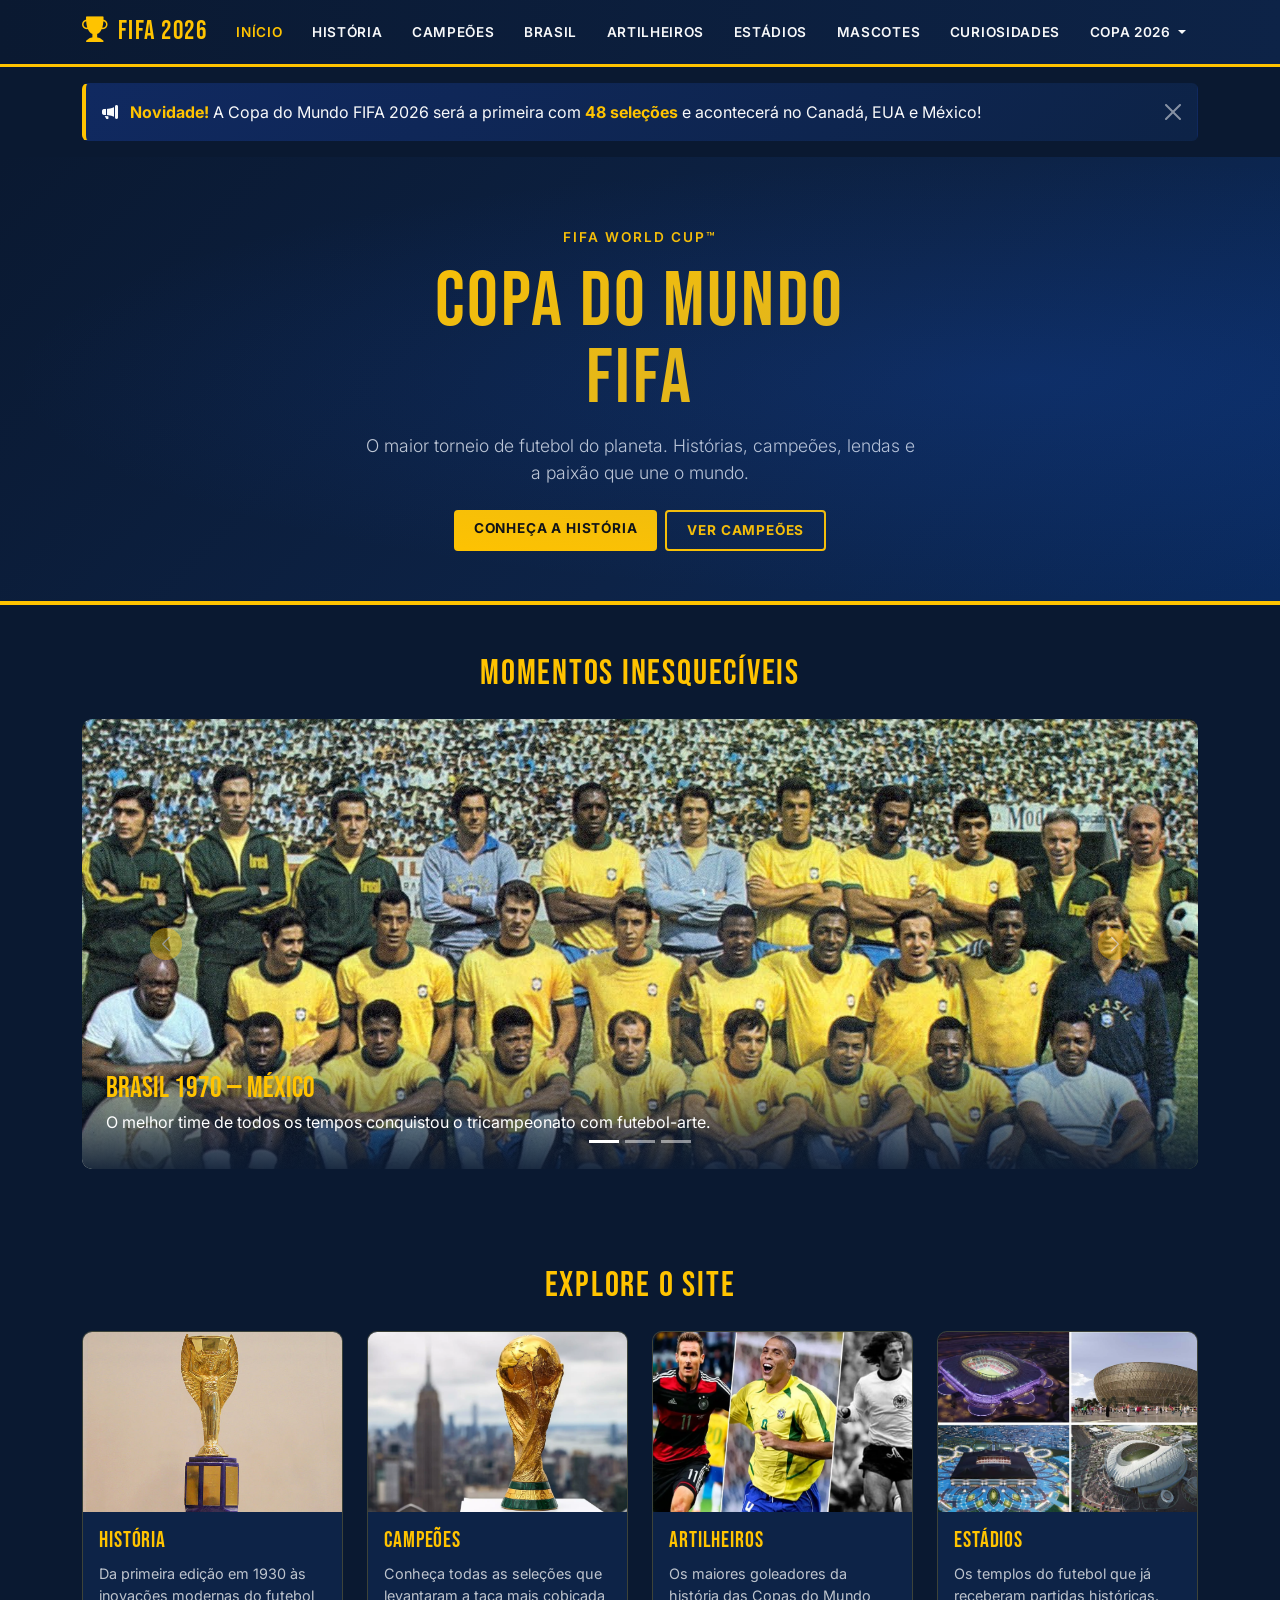
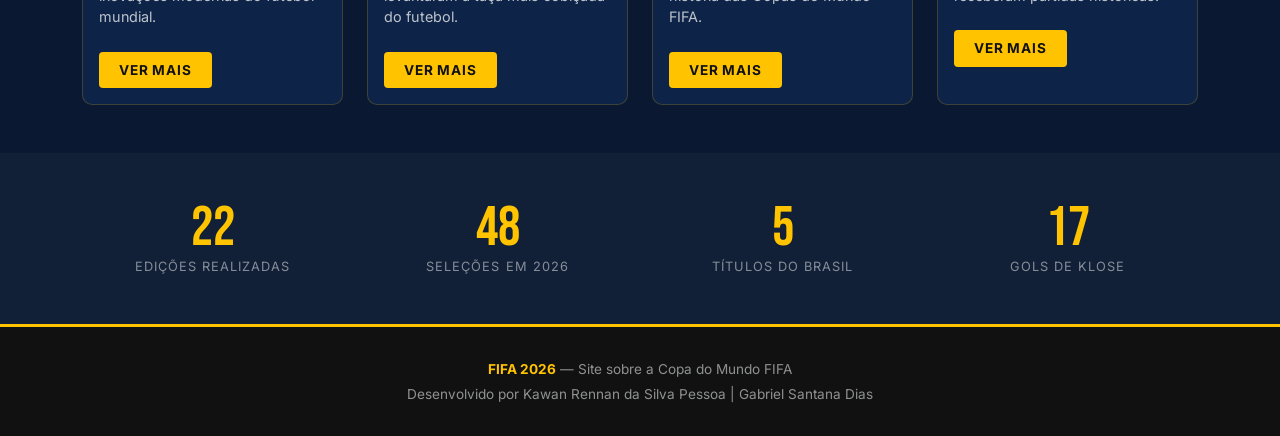
<file: index.html>
﻿<!DOCTYPE html>
<html lang="pt-BR">
<head>
  <meta charset="UTF-8" />
  <meta name="viewport" content="width=device-width, initial-scale=1.0" />
  <title>FIFA 2026</title>
  <link rel="stylesheet" href="https://cdn.jsdelivr.net/npm/bootstrap@5.3.3/dist/css/bootstrap.min.css" />
  <link rel="stylesheet" href="https://cdn.jsdelivr.net/npm/bootstrap-icons@1.11.3/font/bootstrap-icons.min.css" />
  <link rel="stylesheet" href="css/style.css" />
  <link rel="shortcut icon" href="img/favcon/copa-do-mundo.png" type="image/x-icon">
</head>
<body>

  <!-- NAVBAR -->
  <nav class="navbar navbar-expand-lg navbar-copa sticky-top">
    <div class="container">
      <a class="navbar-brand" href="index.html">
        <i class="bi bi-trophy-fill me-2"></i>FIFA 2026
      </a>
      <button class="navbar-toggler" type="button" data-bs-toggle="collapse" data-bs-target="#navMain">
        <span class="navbar-toggler-icon"></span>
      </button>
      <div class="collapse navbar-collapse" id="navMain">
        <ul class="navbar-nav ms-auto gap-1">
          <li class="nav-item"><a class="nav-link active" href="index.html">Início</a></li>
          <li class="nav-item"><a class="nav-link" href="historia.html">História</a></li>
          <li class="nav-item"><a class="nav-link" href="campeoes.html">Campeões</a></li>
          <li class="nav-item"><a class="nav-link" href="brasil.html">Brasil</a></li>
          <li class="nav-item"><a class="nav-link" href="artilheiros.html">Artilheiros</a></li>
          <li class="nav-item"><a class="nav-link" href="estadios.html">Estádios</a></li>
          <li class="nav-item"><a class="nav-link" href="mascotes.html">Mascotes</a></li>
          <li class="nav-item"><a class="nav-link" href="curiosidades.html">Curiosidades</a></li>
          <li class="nav-item dropdown">
            <a class="nav-link dropdown-toggle" href="#" id="copaDropdown" role="button" data-bs-toggle="dropdown" aria-expanded="false">
              Copa 2026
            </a>
            <ul class="dropdown-menu dropdown-menu-end" aria-labelledby="copaDropdown">
              <li><a class="dropdown-item" href="fase-de-grupos.html">Fase de Grupos</a></li>
              <li><a class="dropdown-item" href="selecoes.html">Seleções</a></li>
              <li><a class="dropdown-item" href="estatisticas.html">Estatísticas</a></li>
            </ul>
          </li>
        </ul>
      </div>
    </div>
  </nav>

  <main>
    <!-- ALERT de boas-vindas -->
    <div class="container mt-3">
      <div class="alert alert-copa alert-dismissible fade show" role="alert">
        <i class="bi bi-megaphone-fill me-2"></i>
        <strong>Novidade!</strong> A Copa do Mundo FIFA 2026 será a primeira com <strong>48 seleções</strong> e acontecerá no Canadá, EUA e México!
        <button type="button" class="btn-close btn-close-white" data-bs-dismiss="alert" aria-label="Fechar"></button>
      </div>
    </div>

    <!-- HERO -->
    <section class="page-hero text-center">
      <div class="container">
        <p class="text-uppercase" style="color:var(--dourado);letter-spacing:.15em;font-size:.85rem;font-weight:600;">FIFA World Cup™</p>
        <h1>COPA DO MUNDO<br>FIFA</h1>
        <p class="lead mt-3 mx-auto" style="max-width:550px;">
          O maior torneio de futebol do planeta. Histórias, campeões, lendas e a paixão que une o mundo.
        </p>
        <!-- BUTTONS -->
        <div class="mt-4 d-flex flex-wrap justify-content-center gap-2">
          <a href="historia.html" class="btn-copa btn">Conheça a História</a>
          <a href="campeoes.html" class="btn-copa-outline btn">Ver Campeões</a>
        </div>
      </div>
    </section>

    <!-- CAROUSEL de Copas -->
    <section class="py-5">
      <div class="container">
        <h2 class="section-title mb-4 text-center">Momentos Inesquecíveis</h2>
        <div id="carouselHome" class="carousel slide carousel-copa" data-bs-ride="carousel">
          <div class="carousel-indicators">
            <button type="button" data-bs-target="#carouselHome" data-bs-slide-to="0" class="active"></button>
            <button type="button" data-bs-target="#carouselHome" data-bs-slide-to="1"></button>
            <button type="button" data-bs-target="#carouselHome" data-bs-slide-to="2"></button>
          </div>
          <div class="carousel-inner rounded-3 overflow-hidden">
            <!-- Slide 1 -->
            <div class="carousel-item active">
              <img src="img/pagina home/timebrasil1970.jpg" alt="Brasil 1970 — México" class="d-block w-100">
              <div class="carousel-caption">
                <h5>Brasil 1970 — México</h5>
                <p>O melhor time de todos os tempos conquistou o tricampeonato com futebol-arte.</p>
              </div>
            </div>
            <!-- Slide 2 -->
            <div class="carousel-item">
              <img src="img/pagina home/Maradona -  1986.jpg" alt="Maradona 1986 — México" class="d-block w-100">
              <div class="carousel-caption">
                <h5>Maradona 1986 — México</h5>
                <p>A "Mão de Deus" e o gol do século no mesmo dia.</p>
              </div>
            </div>
            <!-- Slide 3 -->
            <div class="carousel-item">
              <img src="img/pagina home/argentina2022.jpg" alt="Argentina 2022 — Qatar" class="d-block w-100">
              <div class="carousel-caption">
                <h5>Argentina 2022 — Qatar</h5>
                <p>Messi finalmente conquistou o título mais desejado do futebol mundial.</p>
              </div>
            </div>
          </div>
          <button class="carousel-control-prev" type="button" data-bs-target="#carouselHome" data-bs-slide="prev">
            <span class="carousel-control-prev-icon"></span>
          </button>
          <button class="carousel-control-next" type="button" data-bs-target="#carouselHome" data-bs-slide="next">
            <span class="carousel-control-next-icon"></span>
          </button>
        </div>
      </div>
    </section>

    <!-- CARDS de apresentação -->
    <section class="py-5">
      <div class="container">
        <h2 class="section-title text-center mb-4">Explore o Site</h2>
        <div class="row g-4">
          <div class="col-sm-6 col-lg-3">
            <div class="card card-copa h-100">
              <img src="img/cards/card - historia copa do mundo.jpg" alt="história" class="card-img-top" style="height:180px;object-fit:cover;">
              <div class="card-body">
                <h5 class="card-title">História</h5>
                <p class="card-text">Da primeira edição em 1930 às inovações modernas do futebol mundial.</p>
                <a href="historia.html" class="btn-copa btn btn-sm mt-2">Ver Mais</a>
              </div>
            </div>
          </div>
          <div class="col-sm-6 col-lg-3">
            <div class="card card-copa h-100">
              <img src="img/cards/card - campeões.webp" alt="campeões" class="card-img-top" style="height:180px;object-fit:cover;">
              <div class="card-body">
                <h5 class="card-title">Campeões</h5>
                <p class="card-text">Conheça todas as seleções que levantaram a taça mais cobiçada do futebol.</p>
                <a href="campeoes.html" class="btn-copa btn btn-sm mt-2">Ver Mais</a>
              </div>
            </div>
          </div>
          <div class="col-sm-6 col-lg-3">
            <div class="card card-copa h-100">
              <img src="img/cards/card - artilheiros.webp" alt="artilheiros" class="card-img-top" style="height:180px;object-fit:cover;">
              <div class="card-body">
                <h5 class="card-title">Artilheiros</h5>
                <p class="card-text">Os maiores goleadores da história das Copas do Mundo FIFA.</p>
                <a href="artilheiros.html" class="btn-copa btn btn-sm mt-2">Ver Mais</a>
              </div>
            </div>
          </div>
          <div class="col-sm-6 col-lg-3">
            <div class="card card-copa h-100">
              <img src="img/cards/card - estadios.jpg" alt="Estádios" class="card-img-top" style="height:180px;object-fit:cover;">
              <div class="card-body">
                <h5 class="card-title">Estádios</h5>
                <p class="card-text">Os templos do futebol que já receberam partidas históricas.</p>
                <a href="estadios.html" class="btn-copa btn btn-sm mt-2">Ver Mais</a>
              </div>
            </div>
          </div>
        </div>
      </div>
    </section>

    <!-- Stats rápidas -->
    <section class="py-5" style="background:rgba(255,255,255,0.03);">
      <div class="container">
        <div class="row text-center g-4">
          <div class="col-6 col-md-3">
            <div class="stat-number">22</div>
            <div class="stat-label">Edições realizadas</div>
          </div>
          <div class="col-6 col-md-3">
            <div class="stat-number">48</div>
            <div class="stat-label">Seleções em 2026</div>
          </div>
          <div class="col-6 col-md-3">
            <div class="stat-number">5</div>
            <div class="stat-label">Títulos do Brasil</div>
          </div>
          <div class="col-6 col-md-3">
            <div class="stat-number">17</div>
            <div class="stat-label">Gols de Klose</div>
          </div>
        </div>
      </div>
    </section>
  </main>

  <!-- FOOTER -->
  <footer>
    <div class="container">
      <p class="mb-1">
        <a href="index.html"><strong style="color:var(--dourado);">FIFA 2026</strong></a> — Site  sobre a Copa do Mundo FIFA
      </p>
      <p class="mb-0">Desenvolvido por  Kawan Rennan da Silva Pessoa | Gabriel Santana Dias</p>
    </div>
  </footer>

  <script src="https://cdn.jsdelivr.net/npm/bootstrap@5.3.3/dist/js/bootstrap.bundle.min.js"></script>
</body>
</html>
</file>
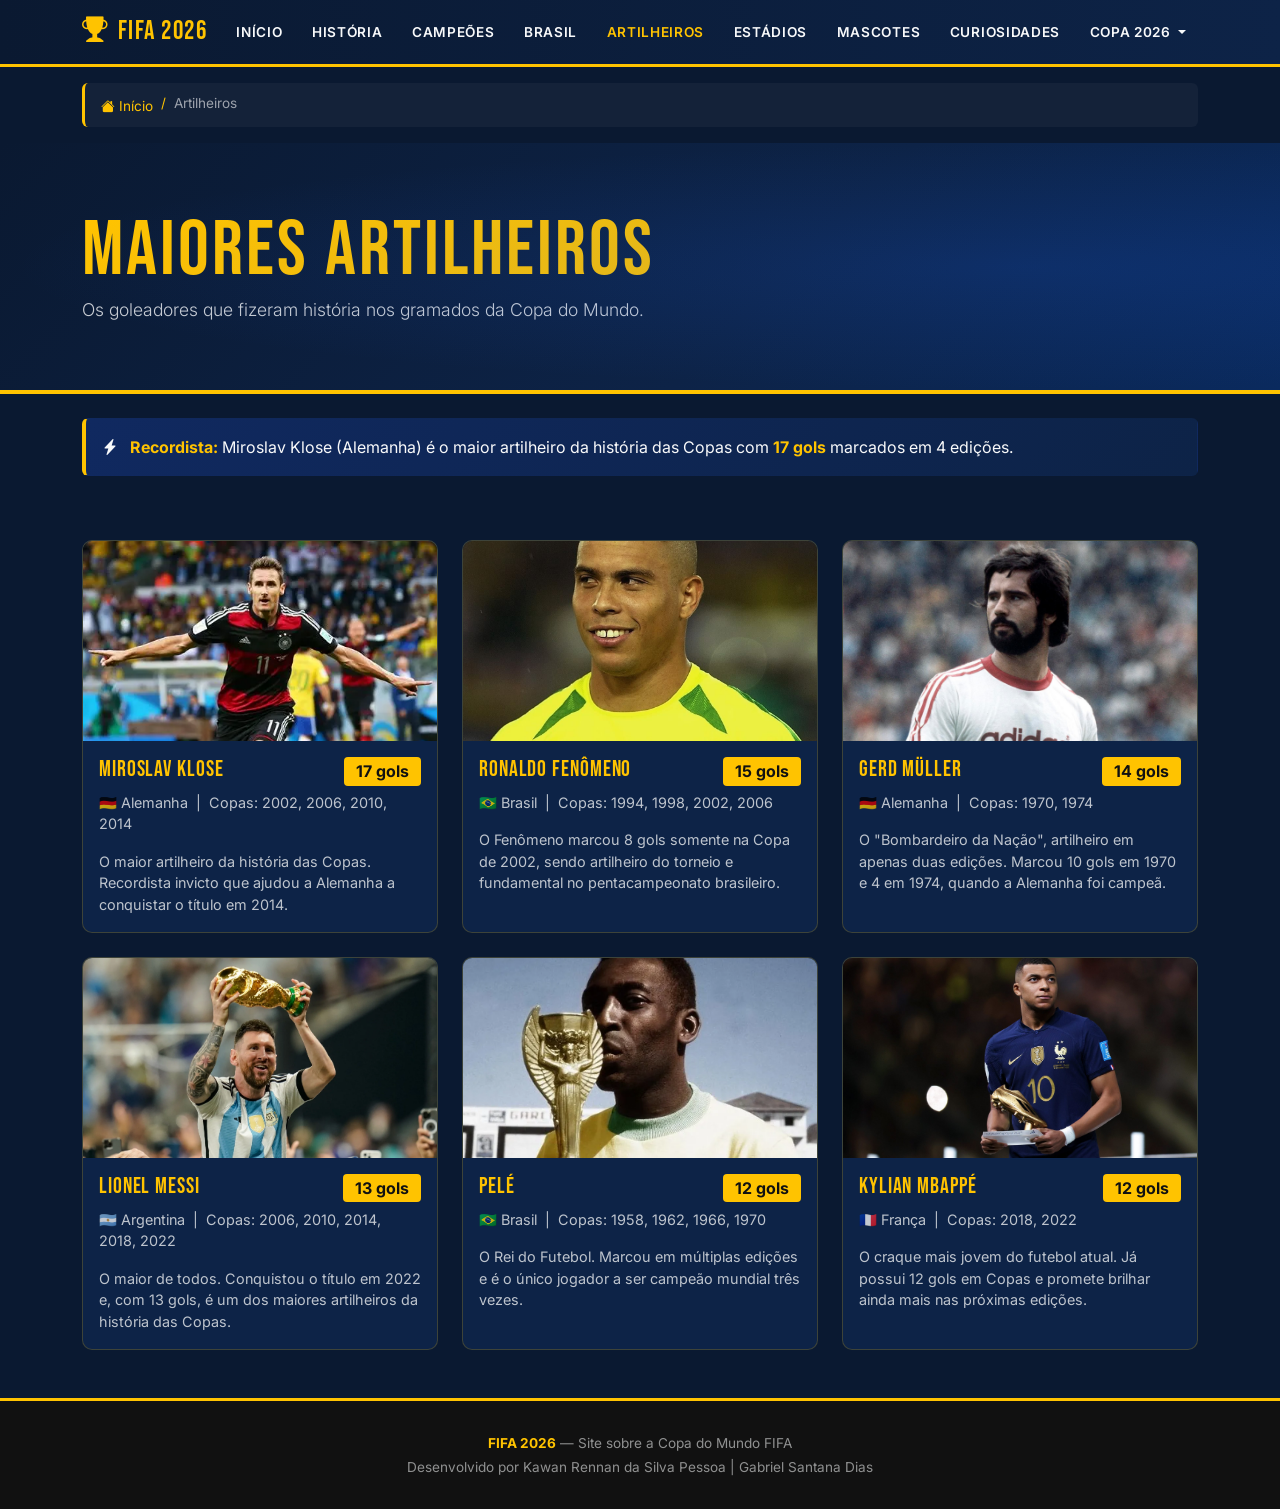
<file: artilheiros.html>
<!DOCTYPE html>
<html lang="pt-BR">
<head>
  <meta charset="UTF-8" />
  <meta name="viewport" content="width=device-width, initial-scale=1.0" />
  <title>Artilheiros | Copa do Mundo FIFA 2026</title>
  <link rel="stylesheet" href="https://cdn.jsdelivr.net/npm/bootstrap@5.3.3/dist/css/bootstrap.min.css" />
  <link rel="stylesheet" href="https://cdn.jsdelivr.net/npm/bootstrap-icons@1.11.3/font/bootstrap-icons.min.css" />
  <link rel="stylesheet" href="css/style.css" />
  <link rel="shortcut icon" href="img/favcon/copa-do-mundo.png" type="image/x-icon">
</head>
<body>

  <!-- NAVBAR -->
  <nav class="navbar navbar-expand-lg navbar-copa sticky-top">
    <div class="container">
      <a class="navbar-brand" href="index.html"><i class="bi bi-trophy-fill me-2"></i>FIFA 2026</a>
      <button class="navbar-toggler" type="button" data-bs-toggle="collapse" data-bs-target="#navMain">
        <span class="navbar-toggler-icon"></span>
      </button>
      <div class="collapse navbar-collapse" id="navMain">
        <ul class="navbar-nav ms-auto gap-1">
          <li class="nav-item"><a class="nav-link" href="index.html">Início</a></li>
          <li class="nav-item"><a class="nav-link" href="historia.html">História</a></li>
          <li class="nav-item"><a class="nav-link" href="campeoes.html">Campeões</a></li>
          <li class="nav-item"><a class="nav-link" href="brasil.html">Brasil</a></li>
          <li class="nav-item"><a class="nav-link active" href="artilheiros.html">Artilheiros</a></li>
          <li class="nav-item"><a class="nav-link" href="estadios.html">Estádios</a></li>
          <li class="nav-item"><a class="nav-link" href="mascotes.html">Mascotes</a></li>
          <li class="nav-item"><a class="nav-link" href="curiosidades.html">Curiosidades</a></li>
          <li class="nav-item dropdown">
            <a class="nav-link dropdown-toggle" href="#" id="copaDropdown" role="button" data-bs-toggle="dropdown" aria-expanded="false">
              Copa 2026
            </a>
            <ul class="dropdown-menu dropdown-menu-end" aria-labelledby="copaDropdown">
              <li><a class="dropdown-item" href="fase-de-grupos.html">Fase de Grupos</a></li>
              <li><a class="dropdown-item" href="selecoes.html">Seleções</a></li>
              <li><a class="dropdown-item" href="estatisticas.html">Estatísticas</a></li>
            </ul>
          </li>
        </ul>
      </div>
    </div>
  </nav>

  <main>
    <!-- BREADCRUMB -->
    <div class="container mt-3">
      <nav aria-label="breadcrumb">
        <ol class="breadcrumb breadcrumb-copa">
          <li class="breadcrumb-item"><a href="index.html"><i class="bi bi-house-fill me-1"></i>Início</a></li>
          <li class="breadcrumb-item active">Artilheiros</li>
        </ol>
      </nav>
    </div>

    <!-- HERO -->
    <section class="page-hero">
      <div class="container">
        <h1>Maiores Artilheiros</h1>
        <p class="lead">Os goleadores que fizeram história nos gramados da Copa do Mundo.</p>
      </div>
    </section>

    <!-- ALERT -->
    <div class="container mt-4">
      <div class="alert alert-copa" role="alert">
        <i class="bi bi-lightning-charge-fill me-2"></i>
        <strong>Recordista:</strong> Miroslav Klose (Alemanha) é o maior artilheiro da história das Copas com <strong>17 gols</strong> marcados em 4 edições.
      </div>
    </div>

    <!-- CARDS dos artilheiros -->
    <section class="py-5">
      <div class="container">
        <div class="row g-4">

          <div class="col-sm-6 col-lg-4">
            <div class="card card-copa player-card h-100">
              <img src="img/jogadores/Miroslav Klose.webp" alt="Miroslav Klose" class="card-img-top" style="height:200px;object-fit:cover;">
              <div class="card-body">
                <div class="d-flex justify-content-between align-items-start">
                  <h5 class="card-title">Miroslav Klose</h5>
                  <!-- BADGE -->
                  <span class="badge badge-copa fs-6">17 gols</span>
                </div>
                <p class="card-text">🇩🇪 Alemanha &nbsp;|&nbsp; Copas: 2002, 2006, 2010, 2014</p>
                <p class="card-text">O maior artilheiro da história das Copas. Recordista invicto que ajudou a Alemanha a conquistar o título em 2014.</p>
              </div>
            </div>
          </div>

          <div class="col-sm-6 col-lg-4">
            <div class="card card-copa player-card h-100">
              <img src="img/jogadores/Ronaldo Fenômeno.jpg" alt="Ronaldo Fenômeno" class="card-img-top" style="height:200px;object-fit:cover;">
              <div class="card-body">
                <div class="d-flex justify-content-between align-items-start">
                  <h5 class="card-title">Ronaldo Fenômeno</h5>
                  <span class="badge badge-copa fs-6">15 gols</span>
                </div>
                <p class="card-text">🇧🇷 Brasil &nbsp;|&nbsp; Copas: 1994, 1998, 2002, 2006</p>
                <p class="card-text">O Fenômeno marcou 8 gols somente na Copa de 2002, sendo artilheiro do torneio e fundamental no pentacampeonato brasileiro.</p>
              </div>
            </div>
          </div>

          <div class="col-sm-6 col-lg-4">
            <div class="card card-copa player-card h-100">
              <img src="img/jogadores/Gerd Müller.avif" alt="Gerd Müller" class="card-img-top" style="height:200px;object-fit:cover;">
              <div class="card-body">
                <div class="d-flex justify-content-between align-items-start">
                  <h5 class="card-title">Gerd Müller</h5>
                  <span class="badge badge-copa fs-6">14 gols</span>
                </div>
                <p class="card-text">🇩🇪 Alemanha &nbsp;|&nbsp; Copas: 1970, 1974</p>
                <p class="card-text">O "Bombardeiro da Nação", artilheiro em apenas duas edições. Marcou 10 gols em 1970 e 4 em 1974, quando a Alemanha foi campeã.</p>
              </div>
            </div>
          </div>

          <div class="col-sm-6 col-lg-4">
            <div class="card card-copa player-card h-100">
              <img src="img/jogadores/Lionel Messi.webp" alt="Lionel Messi" class="card-img-top" style="height:200px;object-fit:cover;">
              <div class="card-body">
                <div class="d-flex justify-content-between align-items-start">
                  <h5 class="card-title">Lionel Messi</h5>
                  <span class="badge badge-copa fs-6">13 gols</span>
                </div>
                <p class="card-text">🇦🇷 Argentina &nbsp;|&nbsp; Copas: 2006, 2010, 2014, 2018, 2022</p>
                <p class="card-text">O maior de todos. Conquistou o título em 2022 e, com 13 gols, é um dos maiores artilheiros da história das Copas.</p>
              </div>
            </div>
          </div>

          <div class="col-sm-6 col-lg-4">
            <div class="card card-copa player-card h-100">
              <img src="img/jogadores/img pele.webp" alt="Pelé" class="card-img-top" style="height:200px;object-fit:cover;">
              <div class="card-body">
                <div class="d-flex justify-content-between align-items-start">
                  <h5 class="card-title">Pelé</h5>
                  <span class="badge badge-copa fs-6">12 gols</span>
                </div>
                <p class="card-text">🇧🇷 Brasil &nbsp;|&nbsp; Copas: 1958, 1962, 1966, 1970</p>
                <p class="card-text">O Rei do Futebol. Marcou em múltiplas edições e é o único jogador a ser campeão mundial três vezes.</p>
              </div>
            </div>
          </div>

          <div class="col-sm-6 col-lg-4">
            <div class="card card-copa player-card h-100">
              <img src="img/jogadores/Kylian Mbappé.jpg" alt="Kylian Mbappé" class="card-img-top" style="height:200px;object-fit:cover;">
              <div class="card-body">
                <div class="d-flex justify-content-between align-items-start">
                  <h5 class="card-title">Kylian Mbappé</h5>
                  <span class="badge badge-copa fs-6">12 gols</span>
                </div>
                <p class="card-text">🇫🇷 França &nbsp;|&nbsp; Copas: 2018, 2022</p>
                <p class="card-text">O craque mais jovem do futebol atual. Já possui 12 gols em Copas e promete brilhar ainda mais nas próximas edições.</p>
              </div>
            </div>
          </div>

        </div>
      </div>
    </section>

  </main>

  <footer>
    <div class="container">
      <p class="mb-1">
        <a href="index.html"><strong style="color:var(--dourado);">FIFA 2026</strong></a> — Site  sobre a Copa do Mundo FIFA
      </p>
      <p class="mb-0">Desenvolvido por  Kawan Rennan da Silva Pessoa | Gabriel Santana Dias</p>
    </div>
  </footer>

  <script src="https://cdn.jsdelivr.net/npm/bootstrap@5.3.3/dist/js/bootstrap.bundle.min.js"></script>
</body>
</html>
</file>
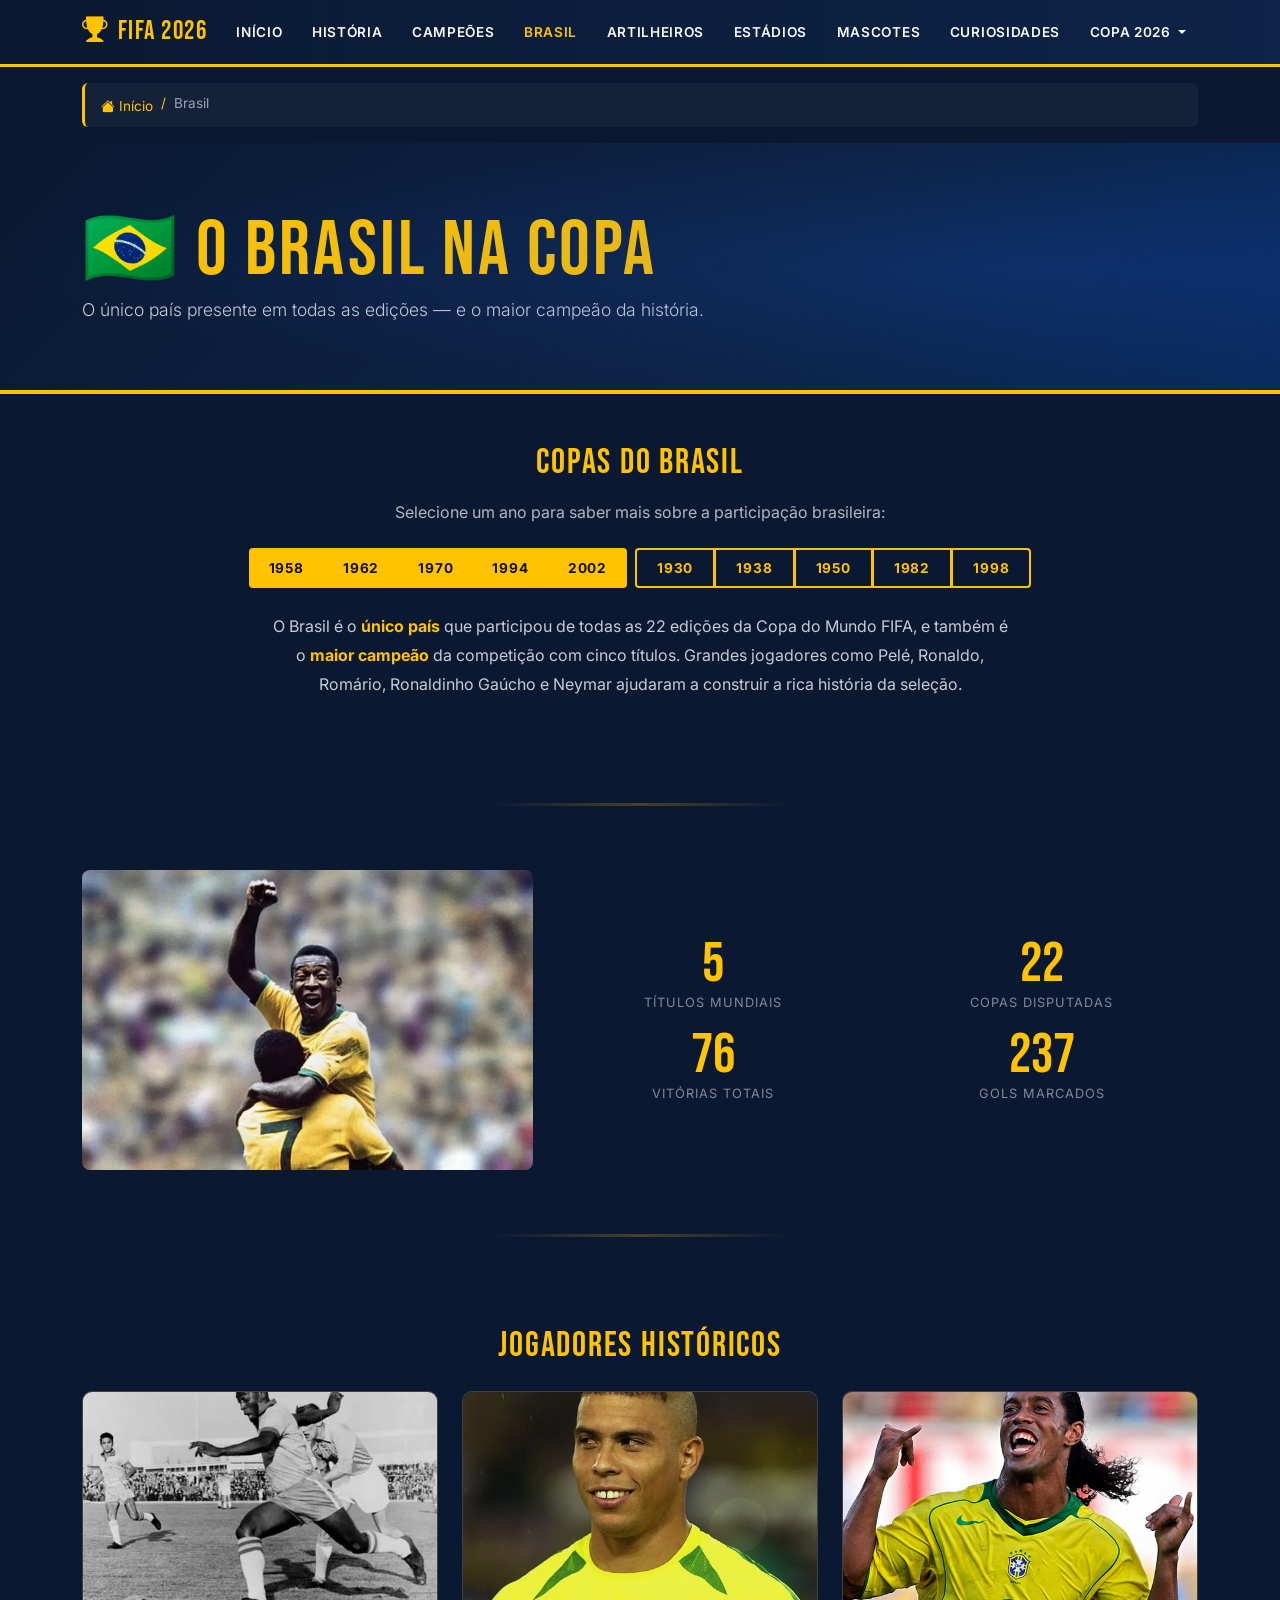
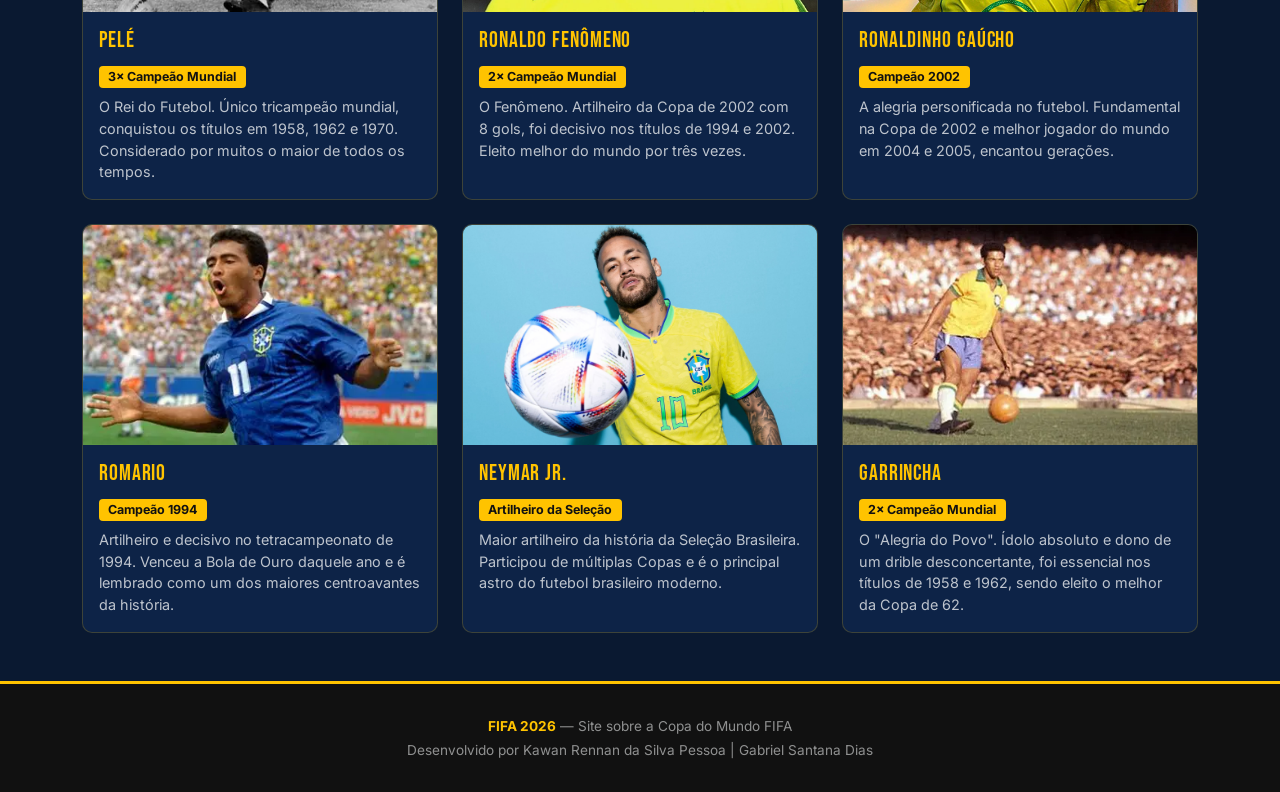
<file: brasil.html>
<!DOCTYPE html>
<html lang="pt-BR">
<head>
  <meta charset="UTF-8" />
  <meta name="viewport" content="width=device-width, initial-scale=1.0" />
  <title>Brasil | Copa do Mundo FIFA 2026</title>
  <link rel="stylesheet" href="https://cdn.jsdelivr.net/npm/bootstrap@5.3.3/dist/css/bootstrap.min.css" />
  <link rel="stylesheet" href="https://cdn.jsdelivr.net/npm/bootstrap-icons@1.11.3/font/bootstrap-icons.min.css" />
  <link rel="stylesheet" href="css/style.css" />
  <link rel="shortcut icon" href="img/favcon/copa-do-mundo.png" type="image/x-icon">
</head>
<body>

  <!-- NAVBAR -->
  <nav class="navbar navbar-expand-lg navbar-copa sticky-top">
    <div class="container">
      <a class="navbar-brand" href="index.html"><i class="bi bi-trophy-fill me-2"></i>FIFA 2026</a>
      <button class="navbar-toggler" type="button" data-bs-toggle="collapse" data-bs-target="#navMain">
        <span class="navbar-toggler-icon"></span>
      </button>
      <div class="collapse navbar-collapse" id="navMain">
        <ul class="navbar-nav ms-auto gap-1">
          <li class="nav-item"><a class="nav-link" href="index.html">Início</a></li>
          <li class="nav-item"><a class="nav-link" href="historia.html">História</a></li>
          <li class="nav-item"><a class="nav-link" href="campeoes.html">Campeões</a></li>
          <li class="nav-item"><a class="nav-link active" href="brasil.html">Brasil</a></li>
          <li class="nav-item"><a class="nav-link" href="artilheiros.html">Artilheiros</a></li>
          <li class="nav-item"><a class="nav-link" href="estadios.html">Estádios</a></li>
          <li class="nav-item"><a class="nav-link" href="mascotes.html">Mascotes</a></li>
          <li class="nav-item"><a class="nav-link" href="curiosidades.html">Curiosidades</a></li>
          <li class="nav-item dropdown">
            <a class="nav-link dropdown-toggle" href="#" id="copaDropdown" role="button" data-bs-toggle="dropdown" aria-expanded="false">
              Copa 2026
            </a>
            <ul class="dropdown-menu dropdown-menu-end" aria-labelledby="copaDropdown">
              <li><a class="dropdown-item" href="fase-de-grupos.html">Fase de Grupos</a></li>
              <li><a class="dropdown-item" href="selecoes.html">Seleções</a></li>
              <li><a class="dropdown-item" href="estatisticas.html">Estatísticas</a></li>
            </ul>
          </li>
        </ul>
      </div>
    </div>
  </nav>

  <main>
    <!-- BREADCRUMB -->
    <div class="container mt-3">
      <nav aria-label="breadcrumb">
        <ol class="breadcrumb breadcrumb-copa">
          <li class="breadcrumb-item"><a href="index.html"><i class="bi bi-house-fill me-1"></i>Início</a></li>
          <li class="breadcrumb-item active">Brasil</li>
        </ol>
      </nav>
    </div>

    <!-- HERO -->
    <section class="page-hero">
      <div class="container">
        <h1>🇧🇷 O Brasil na Copa</h1>
        <p class="lead">O único país presente em todas as edições — e o maior campeão da história.</p>
      </div>
    </section>

    <!-- BUTTON GROUP — Anos das Copas -->
    <section class="py-5">
      <div class="container">
        <h2 class="section-title text-center mb-3">Copas do Brasil</h2>
        <p class="text-center mb-4" style="color:rgba(248,249,250,.7);">Selecione um ano para saber mais sobre a participação brasileira:</p>
        <div class="d-flex flex-wrap justify-content-center gap-2 mb-4">
          <div class="btn-group flex-wrap" role="group" aria-label="Anos das Copas do Brasil">
            <button type="button" class="btn btn-copa">1958</button>
            <button type="button" class="btn btn-copa">1962</button>
            <button type="button" class="btn btn-copa">1970</button>
            <button type="button" class="btn btn-copa">1994</button>
            <button type="button" class="btn btn-copa">2002</button>
          </div>
          <div class="btn-group flex-wrap" role="group" aria-label="Outras participações">
            <button type="button" class="btn btn-copa-outline btn">1930</button>
            <button type="button" class="btn btn-copa-outline btn">1938</button>
            <button type="button" class="btn btn-copa-outline btn">1950</button>
            <button type="button" class="btn btn-copa-outline btn">1982</button>
            <button type="button" class="btn btn-copa-outline btn">1998</button>
          </div>
        </div>

        <!-- Intro texto -->
        <div class="row justify-content-center">
          <div class="col-lg-8">
            <p style="color:rgba(248,249,250,.8);line-height:1.8;text-align:center;">
              O Brasil é o <strong style="color:var(--dourado);">único país</strong> que participou de todas as 22 edições da Copa do Mundo FIFA, e também é o <strong style="color:var(--dourado);">maior campeão</strong> da competição com cinco títulos. Grandes jogadores como Pelé, Ronaldo, Romário, Ronaldinho Gaúcho e Neymar ajudaram a construir a rica história da seleção.
            </p>
          </div>
        </div>
      </div>
    </section>

    <hr class="gold-divider">

    <!-- Foto destaque -->
    <section class="py-4">
      <div class="container">
        <div class="row g-4 align-items-center">
          <div class="col-md-5">
            <img src="img/img pagina do brasil.webp" alt="Seleção Brasileira" class="img-fluid rounded-3" style="height:300px;object-fit:cover;">
          </div>
          <div class="col-md-7">
            <div class="row g-3">
              <div class="col-6 text-center">
                <div class="stat-number">5</div>
                <div class="stat-label">Títulos Mundiais</div>
              </div>
              <div class="col-6 text-center">
                <div class="stat-number">22</div>
                <div class="stat-label">Copas Disputadas</div>
              </div>
              <div class="col-6 text-center">
                <div class="stat-number">76</div>
                <div class="stat-label">Vitórias totais</div>
              </div>
              <div class="col-6 text-center">
                <div class="stat-number">237</div>
                <div class="stat-label">Gols marcados</div>
              </div>
            </div>
          </div>
        </div>
      </div>
    </section>

    <hr class="gold-divider">

    <!-- CARDS de jogadores históricos -->
    <section class="py-5">
      <div class="container">
        <h2 class="section-title text-center mb-4">Jogadores Históricos</h2>
        <div class="row g-4">

          <div class="col-sm-6 col-lg-4">
            <div class="card card-copa player-card h-100">
              <img src="img/jogadores/Pelé.webp" alt="Pelé" class="card-img-top" style="height:220px;object-fit:cover;">
              <div class="card-body">
                <h5 class="card-title">Pelé</h5>
                <!-- BADGE -->
                <span class="badge badge-copa mb-2">3× Campeão Mundial</span>
                <p class="card-text">O Rei do Futebol. Único tricampeão mundial, conquistou os títulos em 1958, 1962 e 1970. Considerado por muitos o maior de todos os tempos.</p>
              </div>
            </div>
          </div>

          <div class="col-sm-6 col-lg-4">
            <div class="card card-copa player-card h-100">
              <img src="img/jogadores/Ronaldo Fenômeno.jpg" alt="Ronaldo Fenômeno" class="card-img-top" style="height:220px;object-fit:cover;">
              <div class="card-body">
                <h5 class="card-title">Ronaldo Fenômeno</h5>
                <span class="badge badge-copa mb-2">2× Campeão Mundial</span>
                <p class="card-text">O Fenômeno. Artilheiro da Copa de 2002 com 8 gols, foi decisivo nos títulos de 1994 e 2002. Eleito melhor do mundo por três vezes.</p>
              </div>
            </div>
          </div>

          <div class="col-sm-6 col-lg-4">
            <div class="card card-copa player-card h-100">
              <img src="img/jogadores/ronaldinho gg.png" alt="Ronaldinho Gaúcho" class="card-img-top" style="height:220px;object-fit:cover;">
              <div class="card-body">
                <h5 class="card-title">Ronaldinho Gaúcho</h5>
                <span class="badge badge-copa mb-2">Campeão 2002</span>
                <p class="card-text">A alegria personificada no futebol. Fundamental na Copa de 2002 e melhor jogador do mundo em 2004 e 2005, encantou gerações.</p>
              </div>
            </div>
          </div>

          <div class="col-sm-6 col-lg-4">
            <div class="card card-copa player-card h-100">
              <img src="img/jogadores/romario.webp" alt="Romário" class="card-img-top" style="height:220px;object-fit:cover;">
              <div class="card-body">
                <h5 class="card-title">romario</h5>
                <span class="badge badge-copa mb-2">Campeão 1994</span>
                <p class="card-text">Artilheiro e decisivo no tetracampeonato de 1994. Venceu a Bola de Ouro daquele ano e é lembrado como um dos maiores centroavantes da história.</p>
              </div>
            </div>
          </div>

          <div class="col-sm-6 col-lg-4">
            <div class="card card-copa player-card h-100">
              <img src="img/jogadores/neymar.jpg" alt="Neymar Jr." class="card-img-top" style="height:220px;object-fit:cover;">
              <div class="card-body">
                <h5 class="card-title">Neymar Jr.</h5>
                <span class="badge badge-copa mb-2">Artilheiro da Seleção</span>
                <p class="card-text">Maior artilheiro da história da Seleção Brasileira. Participou de múltiplas Copas e é o principal astro do futebol brasileiro moderno.</p>
              </div>
            </div>
          </div>

          <div class="col-sm-6 col-lg-4">
            <div class="card card-copa player-card h-100">
              <img src="img/jogadores/garrincha.webp" alt="Garrincha" class="card-img-top" style="height:220px;object-fit:cover;">
              <div class="card-body">
                <h5 class="card-title">Garrincha</h5>
                <span class="badge badge-copa mb-2">2× Campeão Mundial</span>
                <p class="card-text">O "Alegria do Povo". Ídolo absoluto e dono de um drible desconcertante, foi essencial nos títulos de 1958 e 1962, sendo eleito o melhor da Copa de 62.</p>
              </div>
            </div>
          </div>

        </div>
      </div>
    </section>

  </main>

  <footer>
    <div class="container">
      <p class="mb-1">
        <a href="index.html"><strong style="color:var(--dourado);">FIFA 2026</strong></a> — Site  sobre a Copa do Mundo FIFA
      </p>
      <p class="mb-0">Desenvolvido por  Kawan Rennan da Silva Pessoa | Gabriel Santana Dias</p>
    </div>
  </footer>

  <script src="https://cdn.jsdelivr.net/npm/bootstrap@5.3.3/dist/js/bootstrap.bundle.min.js"></script>
</body>
</html>
</file>
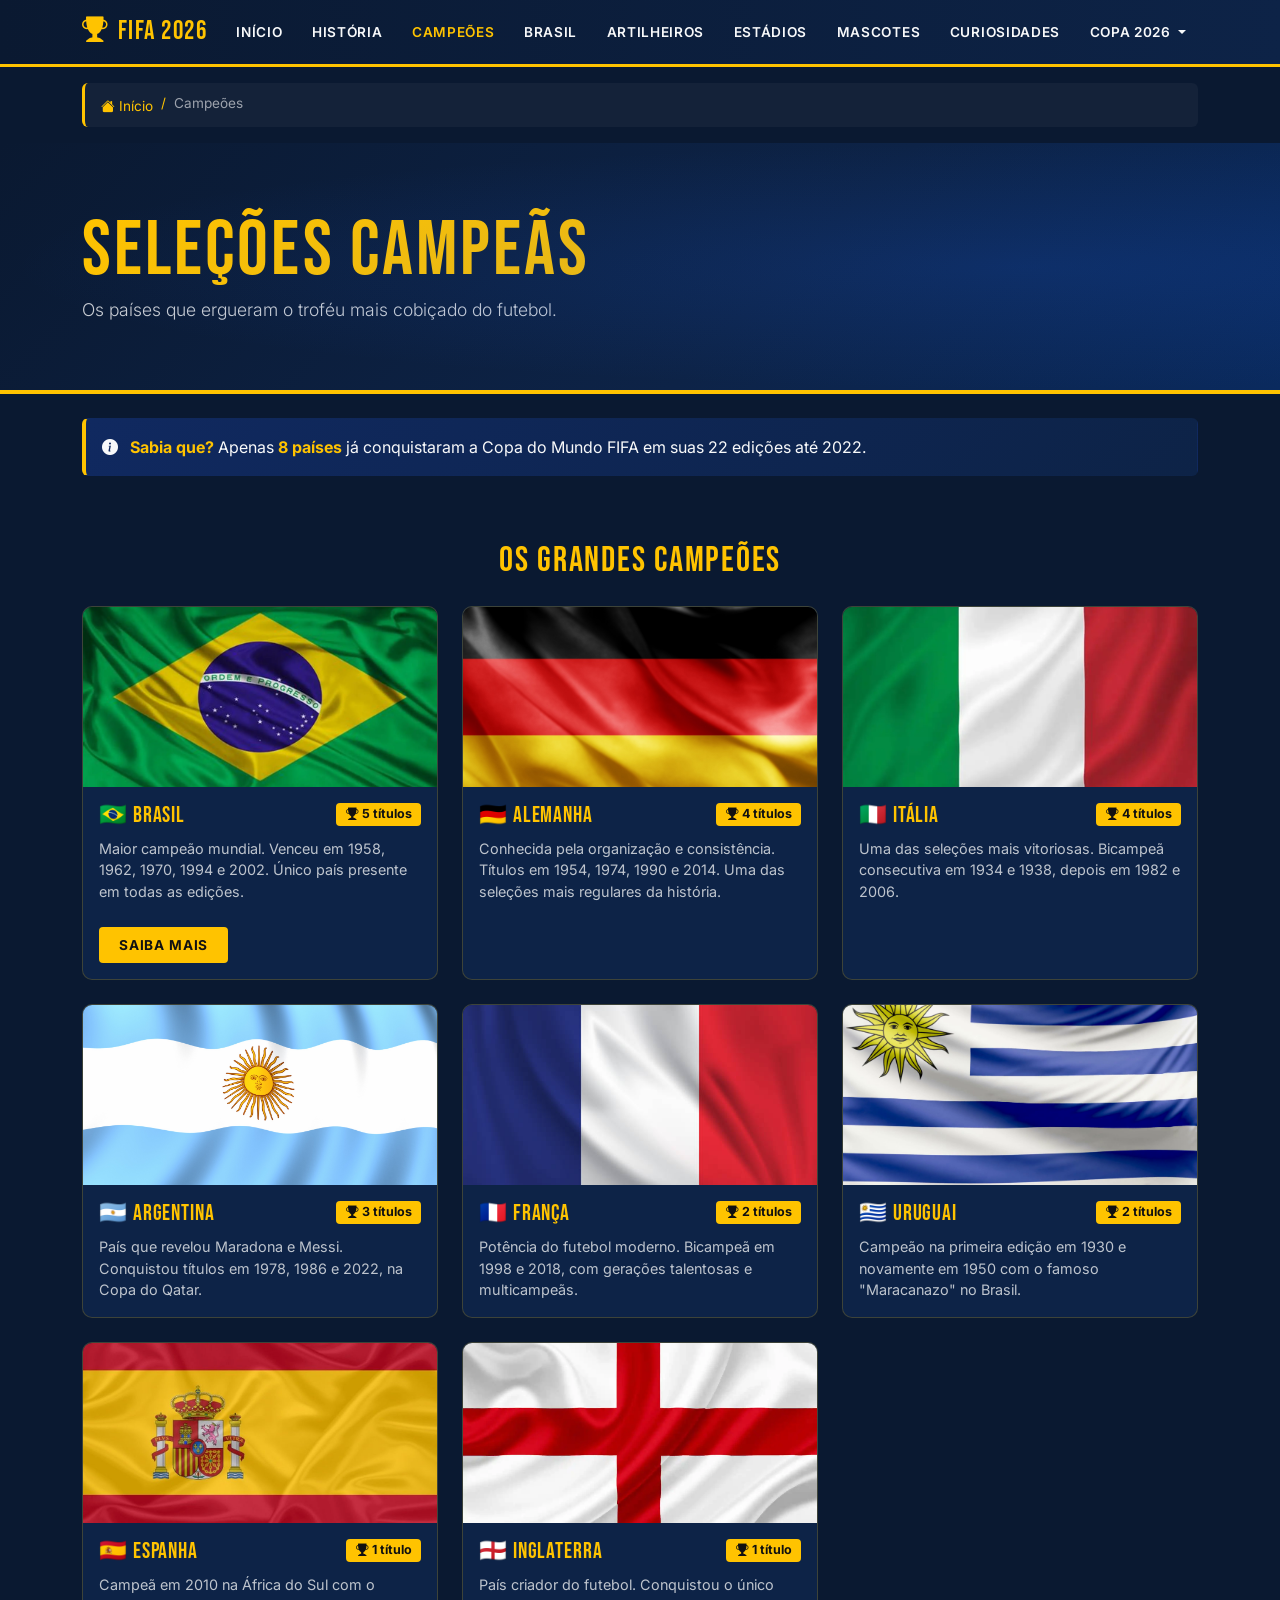
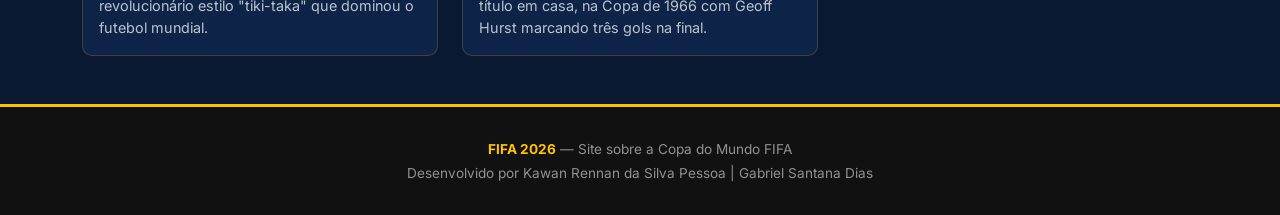
<file: campeoes.html>
﻿<!DOCTYPE html>
<html lang="pt-BR">
<head>
  <meta charset="UTF-8" />
  <meta name="viewport" content="width=device-width, initial-scale=1.0" />
  <title>Campeões | Copa do Mundo FIFA 2026</title>
  <link rel="stylesheet" href="https://cdn.jsdelivr.net/npm/bootstrap@5.3.3/dist/css/bootstrap.min.css" />
  <link rel="stylesheet" href="https://cdn.jsdelivr.net/npm/bootstrap-icons@1.11.3/font/bootstrap-icons.min.css" />
  <link rel="stylesheet" href="css/style.css" />
  <link rel="shortcut icon" href="img/favcon/copa-do-mundo.png" type="image/x-icon">
</head>
<body>

  <!-- NAVBAR -->
  <nav class="navbar navbar-expand-lg navbar-copa sticky-top">
    <div class="container">
      <a class="navbar-brand" href="index.html"><i class="bi bi-trophy-fill me-2"></i>FIFA 2026</a>
      <button class="navbar-toggler" type="button" data-bs-toggle="collapse" data-bs-target="#navMain">
        <span class="navbar-toggler-icon"></span>
      </button>
      <div class="collapse navbar-collapse" id="navMain">
        <ul class="navbar-nav ms-auto gap-1">
          <li class="nav-item"><a class="nav-link" href="index.html">Início</a></li>
          <li class="nav-item"><a class="nav-link" href="historia.html">História</a></li>
          <li class="nav-item"><a class="nav-link active" href="campeoes.html">Campeões</a></li>
          <li class="nav-item"><a class="nav-link" href="brasil.html">Brasil</a></li>
          <li class="nav-item"><a class="nav-link" href="artilheiros.html">Artilheiros</a></li>
          <li class="nav-item"><a class="nav-link" href="estadios.html">Estádios</a></li>
          <li class="nav-item"><a class="nav-link" href="mascotes.html">Mascotes</a></li>
          <li class="nav-item"><a class="nav-link" href="curiosidades.html">Curiosidades</a></li>
          <li class="nav-item dropdown">
            <a class="nav-link dropdown-toggle" href="#" id="copaDropdown" role="button" data-bs-toggle="dropdown" aria-expanded="false">
              Copa 2026
            </a>
            <ul class="dropdown-menu dropdown-menu-end" aria-labelledby="copaDropdown">
              <li><a class="dropdown-item" href="fase-de-grupos.html">Fase de Grupos</a></li>
              <li><a class="dropdown-item" href="selecoes.html">Seleções</a></li>
              <li><a class="dropdown-item" href="estatisticas.html">Estatísticas</a></li>
            </ul>
          </li>
        </ul>
      </div>
    </div>
  </nav>

  <main>
    <!-- BREADCRUMB -->
    <div class="container mt-3">
      <nav aria-label="breadcrumb">
        <ol class="breadcrumb breadcrumb-copa">
          <li class="breadcrumb-item"><a href="index.html"><i class="bi bi-house-fill me-1"></i>Início</a></li>
          <li class="breadcrumb-item active">Campeões</li>
        </ol>
      </nav>
    </div>

    <!-- HERO -->
    <section class="page-hero">
      <div class="container">
        <h1>Seleções Campeãs</h1>
        <p class="lead">Os países que ergueram o troféu mais cobiçado do futebol.</p>
      </div>
    </section>

    <!-- ALERT -->
    <div class="container mt-4">
      <div class="alert alert-copa" role="alert">
        <i class="bi bi-info-circle-fill me-2"></i>
        <strong>Sabia que?</strong> Apenas <strong>8 países</strong> já conquistaram a Copa do Mundo FIFA em suas 22 edições até 2022.
      </div>
    </div>

    <!-- CARDS dos campeões -->
    <section class="py-5">
      <div class="container">
        <h2 class="section-title text-center mb-4">Os Grandes Campeões</h2>
        <div class="row g-4">

          <!-- Brasil -->
          <div class="col-sm-6 col-lg-4">
            <div class="card card-copa h-100">
              
              <img src="img/bandeira/bandeira brasil.webp" alt="Bandeira do Brasil" class="card-img-top" style="height:180px;object-fit:cover;">
              <div class="card-body">
                <div class="d-flex justify-content-between align-items-start mb-2">
                  <h5 class="card-title mb-0">🇧🇷 Brasil</h5>
                  <!-- BADGE -->
                  <span class="badge badge-copa"><i class="bi bi-trophy-fill me-1"></i>5 títulos</span>
                </div>
                <p class="card-text">Maior campeão mundial. Venceu em 1958, 1962, 1970, 1994 e 2002. Único país presente em todas as edições.</p>
                <!-- BUTTONS -->
                <a href="brasil.html" class="btn-copa btn btn-sm mt-2">Saiba mais</a>
              </div>
            </div>
          </div>

          <!-- Alemanha -->
          <div class="col-sm-6 col-lg-4">
            <div class="card card-copa h-100">
              <img src="img/bandeira/bandeira alemanha.jpg" alt="Bandeira da Alemanha" class="card-img-top" style="height:180px;object-fit:cover;">
              <div class="card-body">
                <div class="d-flex justify-content-between align-items-start mb-2">
                  <h5 class="card-title mb-0">🇩🇪 Alemanha</h5>
                  <span class="badge badge-copa"><i class="bi bi-trophy-fill me-1"></i>4 títulos</span>
                </div>
                <p class="card-text">Conhecida pela organização e consistência. Títulos em 1954, 1974, 1990 e 2014. Uma das seleções mais regulares da história.</p>
              </div>
            </div>
          </div>

          <!-- Itália -->
          <div class="col-sm-6 col-lg-4">
            <div class="card card-copa h-100">
              <img src="img/bandeira/bandeira italia.webp" alt="Bandeira da Itália" class="card-img-top" style="height:180px;object-fit:cover;">
              <div class="card-body">
                <div class="d-flex justify-content-between align-items-start mb-2">
                  <h5 class="card-title mb-0">🇮🇹 Itália</h5>
                  <span class="badge badge-copa"><i class="bi bi-trophy-fill me-1"></i>4 títulos</span>
                </div>
                <p class="card-text">Uma das seleções mais vitoriosas. Bicampeã consecutiva em 1934 e 1938, depois em 1982 e 2006.</p>
              </div>
            </div>
          </div>

          <!-- Argentina -->
          <div class="col-sm-6 col-lg-4">
            <div class="card card-copa h-100">
              <img src="img/bandeira/bandeira argentina.jpg" alt="Bandeira da Argentina" class="card-img-top" style="height:180px;object-fit:cover;">
              <div class="card-body">
                <div class="d-flex justify-content-between align-items-start mb-2">
                  <h5 class="card-title mb-0">🇦🇷 Argentina</h5>
                  <span class="badge badge-copa"><i class="bi bi-trophy-fill me-1"></i>3 títulos</span>
                </div>
                <p class="card-text">País que revelou Maradona e Messi. Conquistou títulos em 1978, 1986 e 2022, na Copa do Qatar.</p>
              </div>
            </div>
          </div>

          <!-- França -->
          <div class="col-sm-6 col-lg-4">
            <div class="card card-copa h-100">
              <img src="img/bandeira/bandeira frança.jpg" alt="Bandeira da França" class="card-img-top" style="height:180px;object-fit:cover;">
              <div class="card-body">
                <div class="d-flex justify-content-between align-items-start mb-2">
                  <h5 class="card-title mb-0">🇫🇷 França</h5>
                  <span class="badge badge-copa"><i class="bi bi-trophy-fill me-1"></i>2 títulos</span>
                </div>
                <p class="card-text">Potência do futebol moderno. Bicampeã em 1998 e 2018, com gerações talentosas e multicampeãs.</p>
              </div>
            </div>
          </div>

          <!-- Uruguai -->
          <div class="col-sm-6 col-lg-4">
            <div class="card card-copa h-100">
              <img src="img/bandeira/bandeira uruguai.png" alt="Bandeira do Uruguai" class="card-img-top" style="height:180px;object-fit:cover;">
              <div class="card-body">
                <div class="d-flex justify-content-between align-items-start mb-2">
                  <h5 class="card-title mb-0">🇺🇾 Uruguai</h5>
                  <span class="badge badge-copa"><i class="bi bi-trophy-fill me-1"></i>2 títulos</span>
                </div>
                <p class="card-text">Campeão na primeira edição em 1930 e novamente em 1950 com o famoso "Maracanazo" no Brasil.</p>
              </div>
            </div>
          </div>

          <!-- Espanha -->
          <div class="col-sm-6 col-lg-4">
            <div class="card card-copa h-100">
              <img src="img/bandeira/bandeira Espanha.jpg" alt="Bandeira da Espanha" class="card-img-top" style="height:180px;object-fit:cover;">
              <div class="card-body">
                <div class="d-flex justify-content-between align-items-start mb-2">
                  <h5 class="card-title mb-0">🇪🇸 Espanha</h5>
                  <span class="badge badge-copa"><i class="bi bi-trophy-fill me-1"></i>1 título</span>
                </div>
                <p class="card-text">Campeã em 2010 na África do Sul com o revolucionário estilo "tiki-taka" que dominou o futebol mundial.</p>
              </div>
            </div>
          </div>

          <!-- Inglaterra -->
          <div class="col-sm-6 col-lg-4">
            <div class="card card-copa h-100">
              <img src="img/bandeira/bandeira inglaterra.webp" alt="Bandeira da Inglaterra" class="card-img-top" style="height:180px;object-fit:cover;">
              <div class="card-body">
                <div class="d-flex justify-content-between align-items-start mb-2">
                  <h5 class="card-title mb-0">🏴󠁧󠁢󠁥󠁮󠁧󠁿 Inglaterra</h5>
                  <span class="badge badge-copa"><i class="bi bi-trophy-fill me-1"></i>1 título</span>
                </div>
                <p class="card-text">País criador do futebol. Conquistou o único título em casa, na Copa de 1966 com Geoff Hurst marcando três gols na final.</p>
              </div>
            </div>
          </div>

        </div>
      </div>
    </section>

  </main>

  <footer>
    <div class="container">
      <p class="mb-1">
        <a href="index.html"><strong style="color:var(--dourado);">FIFA 2026</strong></a> — Site  sobre a Copa do Mundo FIFA
      </p>
      <p class="mb-0">Desenvolvido por  Kawan Rennan da Silva Pessoa | Gabriel Santana Dias</p>
    </div>
  </footer>

  <script src="https://cdn.jsdelivr.net/npm/bootstrap@5.3.3/dist/js/bootstrap.bundle.min.js"></script>
</body>
</html>
</file>
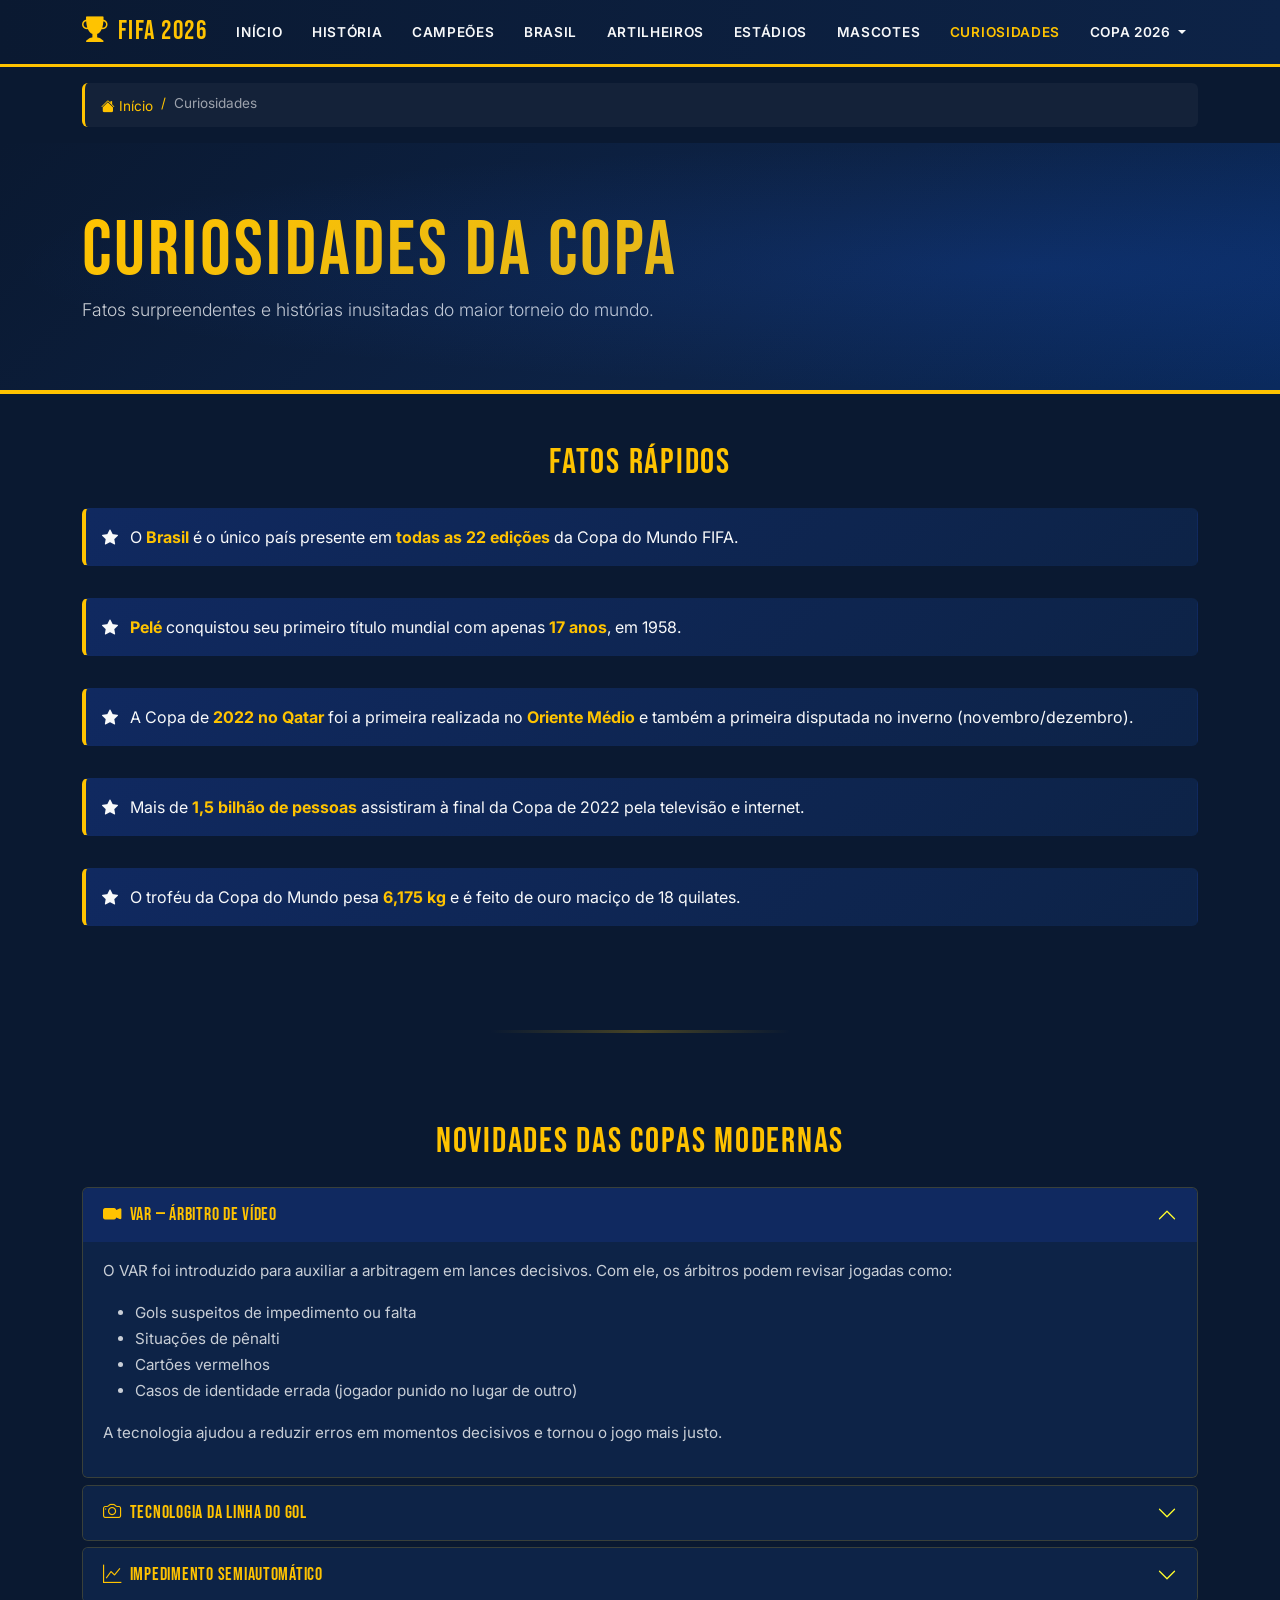
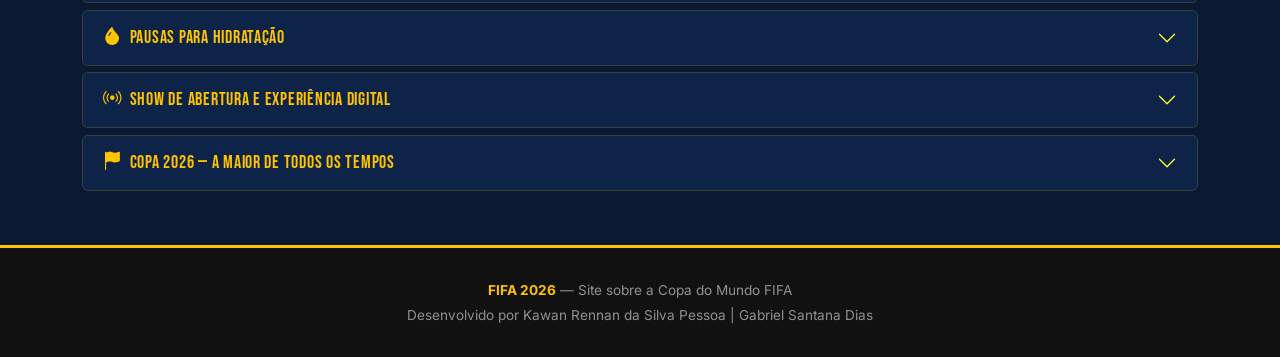
<file: curiosidades.html>
﻿<!DOCTYPE html>
<html lang="pt-BR">
<head>
  <meta charset="UTF-8" />
  <meta name="viewport" content="width=device-width, initial-scale=1.0" />
  <title>Curiosidades | Copa do Mundo FIFA 2026</title>
  <link rel="stylesheet" href="https://cdn.jsdelivr.net/npm/bootstrap@5.3.3/dist/css/bootstrap.min.css" />
  <link rel="stylesheet" href="https://cdn.jsdelivr.net/npm/bootstrap-icons@1.11.3/font/bootstrap-icons.min.css" />
  <link rel="stylesheet" href="css/style.css" />
  <link rel="shortcut icon" href="img/favcon/copa-do-mundo.png" type="image/x-icon">
</head>
<body>

  <!-- NAVBAR -->
  <nav class="navbar navbar-expand-lg navbar-copa sticky-top">
    <div class="container">
      <a class="navbar-brand" href="index.html"><i class="bi bi-trophy-fill me-2"></i>FIFA 2026</a>
      <button class="navbar-toggler" type="button" data-bs-toggle="collapse" data-bs-target="#navMain">
        <span class="navbar-toggler-icon"></span>
      </button>
      <div class="collapse navbar-collapse" id="navMain">
        <ul class="navbar-nav ms-auto gap-1">
          <li class="nav-item"><a class="nav-link" href="index.html">Início</a></li>
          <li class="nav-item"><a class="nav-link" href="historia.html">História</a></li>
          <li class="nav-item"><a class="nav-link" href="campeoes.html">Campeões</a></li>
          <li class="nav-item"><a class="nav-link" href="brasil.html">Brasil</a></li>
          <li class="nav-item"><a class="nav-link" href="artilheiros.html">Artilheiros</a></li>
          <li class="nav-item"><a class="nav-link" href="estadios.html">Estádios</a></li>
          <li class="nav-item"><a class="nav-link" href="mascotes.html">Mascotes</a></li>
          <li class="nav-item"><a class="nav-link active" href="curiosidades.html">Curiosidades</a></li>
          <li class="nav-item dropdown">
            <a class="nav-link dropdown-toggle" href="#" id="copaDropdown" role="button" data-bs-toggle="dropdown" aria-expanded="false">
              Copa 2026
            </a>
            <ul class="dropdown-menu dropdown-menu-end" aria-labelledby="copaDropdown">
              <li><a class="dropdown-item" href="fase-de-grupos.html">Fase de Grupos</a></li>
              <li><a class="dropdown-item" href="selecoes.html">Seleções</a></li>
              <li><a class="dropdown-item" href="estatisticas.html">Estatísticas</a></li>
            </ul>
          </li>
        </ul>
      </div>
    </div>
  </nav>

  <main>
    <!-- BREADCRUMB -->
    <div class="container mt-3">
      <nav aria-label="breadcrumb">
        <ol class="breadcrumb breadcrumb-copa">
          <li class="breadcrumb-item"><a href="index.html"><i class="bi bi-house-fill me-1"></i>Início</a></li>
          <li class="breadcrumb-item active">Curiosidades</li>
        </ol>
      </nav>
    </div>

    <!-- HERO -->
    <section class="page-hero">
      <div class="container">
        <h1>Curiosidades da Copa</h1>
        <p class="lead">Fatos surpreendentes e histórias inusitadas do maior torneio do mundo.</p>
      </div>
    </section>

    <!-- ALERTS de curiosidades rápidas -->
    <section class="py-5">
      <div class="container">
        <h2 class="section-title text-center mb-4">Fatos Rápidos</h2>
        <div class="d-flex flex-column gap-3">
          <div class="alert alert-copa" role="alert">
            <i class="bi bi-star-fill me-2"></i>
            O <strong>Brasil</strong> é o único país presente em <strong>todas as 22 edições</strong> da Copa do Mundo FIFA.
          </div>
          <div class="alert alert-copa" role="alert">
            <i class="bi bi-star-fill me-2"></i>
            <strong>Pelé</strong> conquistou seu primeiro título mundial com apenas <strong>17 anos</strong>, em 1958.
          </div>
          <div class="alert alert-copa" role="alert">
            <i class="bi bi-star-fill me-2"></i>
            A Copa de <strong>2022 no Qatar</strong> foi a primeira realizada no <strong>Oriente Médio</strong> e também a primeira disputada no inverno (novembro/dezembro).
          </div>
          <div class="alert alert-copa" role="alert">
            <i class="bi bi-star-fill me-2"></i>
            Mais de <strong>1,5 bilhão de pessoas</strong> assistiram à final da Copa de 2022 pela televisão e internet.
          </div>
          <div class="alert alert-copa" role="alert">
            <i class="bi bi-star-fill me-2"></i>
            O troféu da Copa do Mundo pesa <strong>6,175 kg</strong> e é feito de ouro maciço de 18 quilates.
          </div>
        </div>
      </div>
    </section>

    <hr class="gold-divider">

    <!-- ACCORDION de curiosidades detalhadas -->
    <section class="py-5">
      <div class="container">
        <h2 class="section-title text-center mb-4">Novidades das Copas Modernas</h2>
        <div class="accordion accordion-copa" id="accordionCuriosidades">

          <div class="accordion-item">
            <h2 class="accordion-header">
              <button class="accordion-button" type="button" data-bs-toggle="collapse" data-bs-target="#cur1">
                <i class="bi bi-camera-video-fill me-2"></i>VAR — Árbitro de Vídeo
              </button>
            </h2>
            <div id="cur1" class="accordion-collapse collapse show" data-bs-parent="#accordionCuriosidades">
              <div class="accordion-body">
                <p>O VAR foi introduzido para auxiliar a arbitragem em lances decisivos. Com ele, os árbitros podem revisar jogadas como:</p>
                <ul style="color:rgba(248,249,250,.8);">
                  <li>Gols suspeitos de impedimento ou falta</li>
                  <li>Situações de pênalti</li>
                  <li>Cartões vermelhos</li>
                  <li>Casos de identidade errada (jogador punido no lugar de outro)</li>
                </ul>
                <p>A tecnologia ajudou a reduzir erros em momentos decisivos e tornou o jogo mais justo.</p>
              </div>
            </div>
          </div>

          <div class="accordion-item">
            <h2 class="accordion-header">
              <button class="accordion-button collapsed" type="button" data-bs-toggle="collapse" data-bs-target="#cur2">
                <i class="bi bi-camera me-2"></i>Tecnologia da Linha do Gol
              </button>
            </h2>
            <div id="cur2" class="accordion-collapse collapse" data-bs-parent="#accordionCuriosidades">
              <div class="accordion-body">
                <p>Criada para acabar com as dúvidas sobre a bola ter entrado ou não no gol. Sensores e câmeras identificam instantaneamente quando a bola ultrapassa totalmente a linha, enviando um aviso para o relógio do árbitro em menos de 1 segundo.</p>
                <p>A tecnologia eliminou controvérsias históricas como o "gol fantasma" de 1966 na final entre Inglaterra e Alemanha.</p>
              </div>
            </div>
          </div>

          <div class="accordion-item">
            <h2 class="accordion-header">
              <button class="accordion-button collapsed" type="button" data-bs-toggle="collapse" data-bs-target="#cur3">
                <i class="bi bi-graph-up me-2"></i>Impedimento Semiautomático
              </button>
            </h2>
            <div id="cur3" class="accordion-collapse collapse" data-bs-parent="#accordionCuriosidades">
              <div class="accordion-body">
                <p>Uma das novidades mais recentes é o impedimento semiautomático. Câmeras especiais acompanham os movimentos dos jogadores e da bola em tempo real, tornando a análise dos impedimentos muito mais rápida e precisa — reduzindo a média de análise de vários minutos para poucos segundos.</p>
              </div>
            </div>
          </div>

          <div class="accordion-item">
            <h2 class="accordion-header">
              <button class="accordion-button collapsed" type="button" data-bs-toggle="collapse" data-bs-target="#cur4">
                <i class="bi bi-droplet-fill me-2"></i>Pausas para Hidratação
              </button>
            </h2>
            <div id="cur4" class="accordion-collapse collapse" data-bs-parent="#accordionCuriosidades">
              <div class="accordion-body">
                <p>Em partidas disputadas sob temperaturas muito altas, os árbitros podem interromper o jogo por alguns minutos para que os atletas se hidratem. Essa medida ajuda a preservar a saúde dos jogadores e evitar problemas causados pelo calor excessivo, como câimbras e desidratação.</p>
              </div>
            </div>
          </div>

          <div class="accordion-item">
            <h2 class="accordion-header">
              <button class="accordion-button collapsed" type="button" data-bs-toggle="collapse" data-bs-target="#cur5">
                <i class="bi bi-broadcast me-2"></i>Show de Abertura e Experiência Digital
              </button>
            </h2>
            <div id="cur5" class="accordion-collapse collapse" data-bs-parent="#accordionCuriosidades">
              <div class="accordion-body">
                <p>As Copas modernas contam com cerimônias de abertura cada vez mais elaboradas, com artistas internacionais realizando apresentações especiais. Além disso, aplicativos, redes sociais e conteúdos digitais permitem que os fãs acompanhem estatísticas, vídeos e informações em tempo real durante os jogos.</p>
              </div>
            </div>
          </div>

          <div class="accordion-item">
            <h2 class="accordion-header">
              <button class="accordion-button collapsed" type="button" data-bs-toggle="collapse" data-bs-target="#cur6">
                <i class="bi bi-flag-fill me-2"></i>Copa 2026 — A Maior de Todos os Tempos
              </button>
            </h2>
            <div id="cur6" class="accordion-collapse collapse" data-bs-parent="#accordionCuriosidades">
              <div class="accordion-body">
                <p>A Copa do Mundo de 2026 será a primeira da história com <strong style="color:var(--dourado);">48 seleções participantes</strong>, aumentando o número de 32 times. O torneio acontecerá no Canadá, Estados Unidos e México — a primeira Copa realizada em três países diferentes. São esperados mais de 5 milhões de espectadores presenciais.</p>
              </div>
            </div>
          </div>

        </div>
      </div>
    </section>

  </main>

  <footer>
    <div class="container">
      <p class="mb-1">
        <a href="index.html"><strong style="color:var(--dourado);">FIFA 2026</strong></a> — Site  sobre a Copa do Mundo FIFA
      </p>
      <p class="mb-0">Desenvolvido por  Kawan Rennan da Silva Pessoa | Gabriel Santana Dias</p>
    </div>
  </footer>

  <script src="https://cdn.jsdelivr.net/npm/bootstrap@5.3.3/dist/js/bootstrap.bundle.min.js"></script>
</body>
</html>
</file>
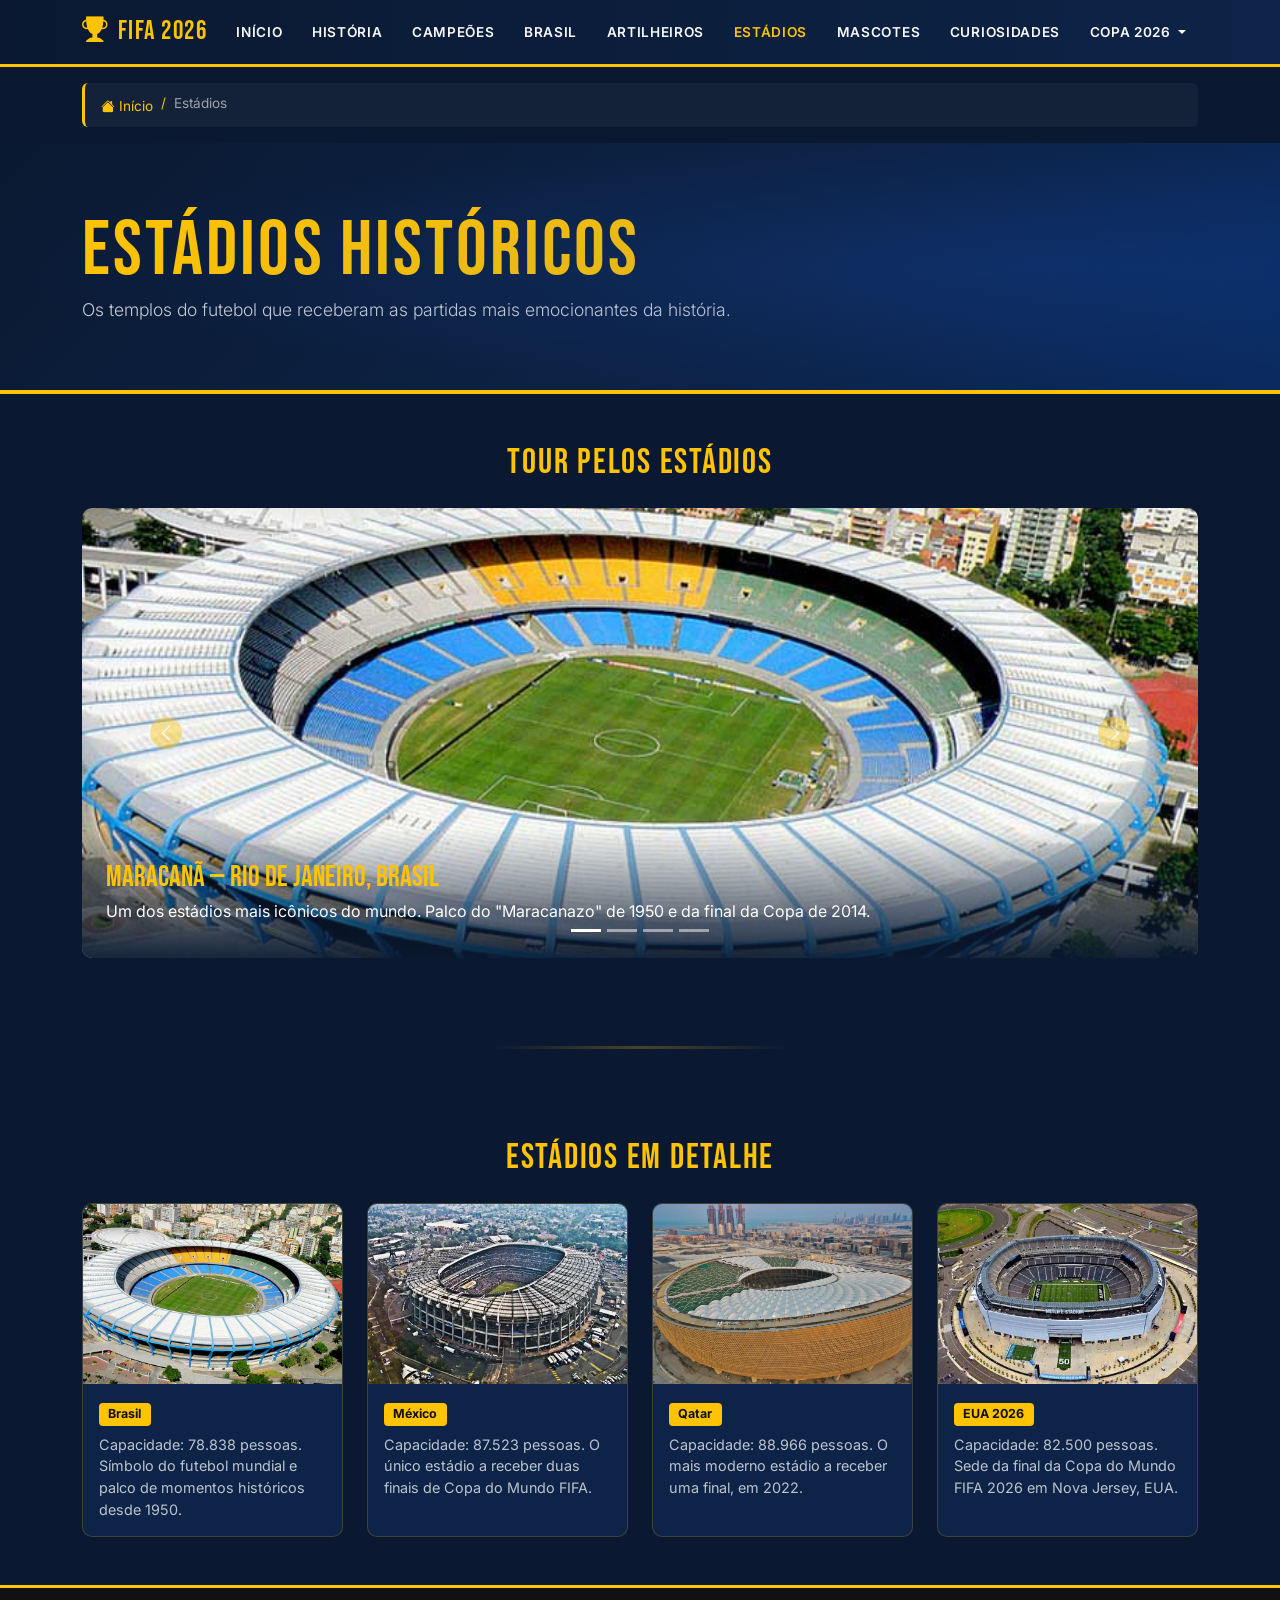
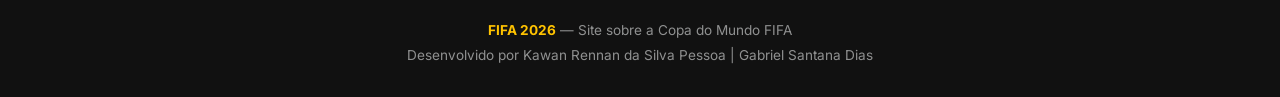
<file: estadios.html>
﻿<!DOCTYPE html>
<html lang="pt-BR">
<head>
  <meta charset="UTF-8" />
  <meta name="viewport" content="width=device-width, initial-scale=1.0" />
  <title>Estádios | Copa do Mundo FIFA 2026</title>
  <link rel="stylesheet" href="https://cdn.jsdelivr.net/npm/bootstrap@5.3.3/dist/css/bootstrap.min.css" />
  <link rel="stylesheet" href="https://cdn.jsdelivr.net/npm/bootstrap-icons@1.11.3/font/bootstrap-icons.min.css" />
  <link rel="stylesheet" href="css/style.css" />
  <link rel="shortcut icon" href="img/favcon/copa-do-mundo.png" type="image/x-icon">
</head>
<body>

  <!-- NAVBAR -->
  <nav class="navbar navbar-expand-lg navbar-copa sticky-top">
    <div class="container">
      <a class="navbar-brand" href="index.html"><i class="bi bi-trophy-fill me-2"></i>FIFA 2026</a>
      <button class="navbar-toggler" type="button" data-bs-toggle="collapse" data-bs-target="#navMain">
        <span class="navbar-toggler-icon"></span>
      </button>
      <div class="collapse navbar-collapse" id="navMain">
        <ul class="navbar-nav ms-auto gap-1">
          <li class="nav-item"><a class="nav-link" href="index.html">Início</a></li>
          <li class="nav-item"><a class="nav-link" href="historia.html">História</a></li>
          <li class="nav-item"><a class="nav-link" href="campeoes.html">Campeões</a></li>
          <li class="nav-item"><a class="nav-link" href="brasil.html">Brasil</a></li>
          <li class="nav-item"><a class="nav-link" href="artilheiros.html">Artilheiros</a></li>
          <li class="nav-item"><a class="nav-link active" href="estadios.html">Estádios</a></li>
          <li class="nav-item"><a class="nav-link" href="mascotes.html">Mascotes</a></li>
          <li class="nav-item"><a class="nav-link" href="curiosidades.html">Curiosidades</a></li>
          <li class="nav-item dropdown">
            <a class="nav-link dropdown-toggle" href="#" id="copaDropdown" role="button" data-bs-toggle="dropdown" aria-expanded="false">
              Copa 2026
            </a>
            <ul class="dropdown-menu dropdown-menu-end" aria-labelledby="copaDropdown">
              <li><a class="dropdown-item" href="fase-de-grupos.html">Fase de Grupos</a></li>
              <li><a class="dropdown-item" href="selecoes.html">Seleções</a></li>
              <li><a class="dropdown-item" href="estatisticas.html">Estatísticas</a></li>
            </ul>
          </li>
        </ul>
      </div>
    </div>
  </nav>

  <main>
    <!-- BREADCRUMB -->
    <div class="container mt-3">
      <nav aria-label="breadcrumb">
        <ol class="breadcrumb breadcrumb-copa">
          <li class="breadcrumb-item"><a href="index.html"><i class="bi bi-house-fill me-1"></i>Início</a></li>
          <li class="breadcrumb-item active">Estádios</li>
        </ol>
      </nav>
    </div>

    <!-- HERO -->
    <section class="page-hero">
      <div class="container">
        <h1>Estádios Históricos</h1>
        <p class="lead">Os templos do futebol que receberam as partidas mais emocionantes da história.</p>
      </div>
    </section>

    <!-- CAROUSEL de Estádios -->
    <section class="py-5">
      <div class="container">
        <h2 class="section-title text-center mb-4">Tour pelos Estádios</h2>
        <div id="carouselEstadios" class="carousel slide carousel-copa" data-bs-ride="carousel">
          <div class="carousel-indicators">
            <button type="button" data-bs-target="#carouselEstadios" data-bs-slide-to="0" class="active"></button>
            <button type="button" data-bs-target="#carouselEstadios" data-bs-slide-to="1"></button>
            <button type="button" data-bs-target="#carouselEstadios" data-bs-slide-to="2"></button>
            <button type="button" data-bs-target="#carouselEstadios" data-bs-slide-to="3"></button>
          </div>
          <div class="carousel-inner rounded-3 overflow-hidden">
            <div class="carousel-item active">
              <img src="img/estadios/maracanã.jpg" alt="Maracanã" class="d-block w-100" style="height:450px;object-fit:cover;">
              <div class="carousel-caption">
                <h5>Maracanã — Rio de Janeiro, Brasil</h5>
                <p>Um dos estádios mais icônicos do mundo. Palco do "Maracanazo" de 1950 e da final da Copa de 2014.</p>
              </div>
            </div>
            <div class="carousel-item">
              <img src="img/estadios/estadio azteca.webp" alt="Estádio Azteca" class="d-block w-100" style="height:450px;object-fit:cover;">
              <div class="carousel-caption">
                <p>Único a receber duas finais de Copa (1970 e 1986). Palco do gol do século de Maradona.</p>
              </div>
            </div>
            <div class="carousel-item">
              <img src="img/estadios/laiusal qatar.webp" alt="Lusail Stadium" class="d-block w-100" style="height:450px;object-fit:cover;">
              <div class="carousel-caption">
                <p>Recebeu a final mais emocionante da história, em 2022, com Argentina x França.</p>
              </div>
            </div>
            <div class="carousel-item">
              <img src="img/estadios/soccer city.webp" alt="Soccer City" class="d-block w-100" style="height:450px;object-fit:cover;">
              <div class="carousel-caption">
                <p>Principal estádio da Copa de 2010. O rugido das vuvuzelas ecoou por toda a competição.</p>
              </div>
            </div>
          </div>
          <button class="carousel-control-prev" type="button" data-bs-target="#carouselEstadios" data-bs-slide="prev">
            <span class="carousel-control-prev-icon"></span>
          </button>
          <button class="carousel-control-next" type="button" data-bs-target="#carouselEstadios" data-bs-slide="next">
            <span class="carousel-control-next-icon"></span>
          </button>
        </div>
      </div>
    </section>

    <hr class="gold-divider">

    <!-- CARDS detalhados -->
    <section class="py-5">
      <div class="container">
        <h2 class="section-title text-center mb-4">Estádios em Detalhe</h2>
        <div class="row g-4">

          <div class="col-sm-6 col-lg-3">
            <div class="card card-copa h-100">
              <img src="img/estadios/maracanã.jpg" alt="Maracanã" class="card-img-top" style="height:180px;object-fit:cover;">
              <div class="card-body">
                <span class="badge badge-copa mb-2">Brasil</span>
                <p class="card-text">Capacidade: 78.838 pessoas. Símbolo do futebol mundial e palco de momentos históricos desde 1950.</p>
              </div>
            </div>
          </div>

          <div class="col-sm-6 col-lg-3">
            <div class="card card-copa h-100">
              <img src="img/estadios/estadio azteca.webp" alt="Estádio Azteca" class="card-img-top" style="height:180px;object-fit:cover;">
              <div class="card-body">
                <span class="badge badge-copa mb-2">México</span>
                <p class="card-text">Capacidade: 87.523 pessoas. O único estádio a receber duas finais de Copa do Mundo FIFA.</p>
              </div>
            </div>
          </div>

          <div class="col-sm-6 col-lg-3">
            <div class="card card-copa h-100">
              <img src="img/estadios/laiusal qatar.webp" alt="Lusail Stadium" class="card-img-top" style="height:180px;object-fit:cover;">
              <div class="card-body">
                <span class="badge badge-copa mb-2">Qatar</span>
                <p class="card-text">Capacidade: 88.966 pessoas. O mais moderno estádio a receber uma final, em 2022.</p>
              </div>
            </div>
          </div>

          <div class="col-sm-6 col-lg-3">
            <div class="card card-copa h-100">
              <img src="img/estadios/MetLife Stadium.webp" alt="MetLife Stadium" class="card-img-top" style="height:180px;object-fit:cover;">
              <div class="card-body">
                <span class="badge badge-copa mb-2">EUA 2026</span>
                <p class="card-text">Capacidade: 82.500 pessoas. Sede da final da Copa do Mundo FIFA 2026 em Nova Jersey, EUA.</p>
              </div>
            </div>
          </div>

        </div>
      </div>
    </section>

  </main>

  <footer>
    <div class="container">
      <p class="mb-1">
        <a href="index.html"><strong style="color:var(--dourado);">FIFA 2026</strong></a> — Site  sobre a Copa do Mundo FIFA
      </p>
      <p class="mb-0">Desenvolvido por  Kawan Rennan da Silva Pessoa | Gabriel Santana Dias</p>
    </div>
  </footer>

  <script src="https://cdn.jsdelivr.net/npm/bootstrap@5.3.3/dist/js/bootstrap.bundle.min.js"></script>
</body>
</html>
</file>
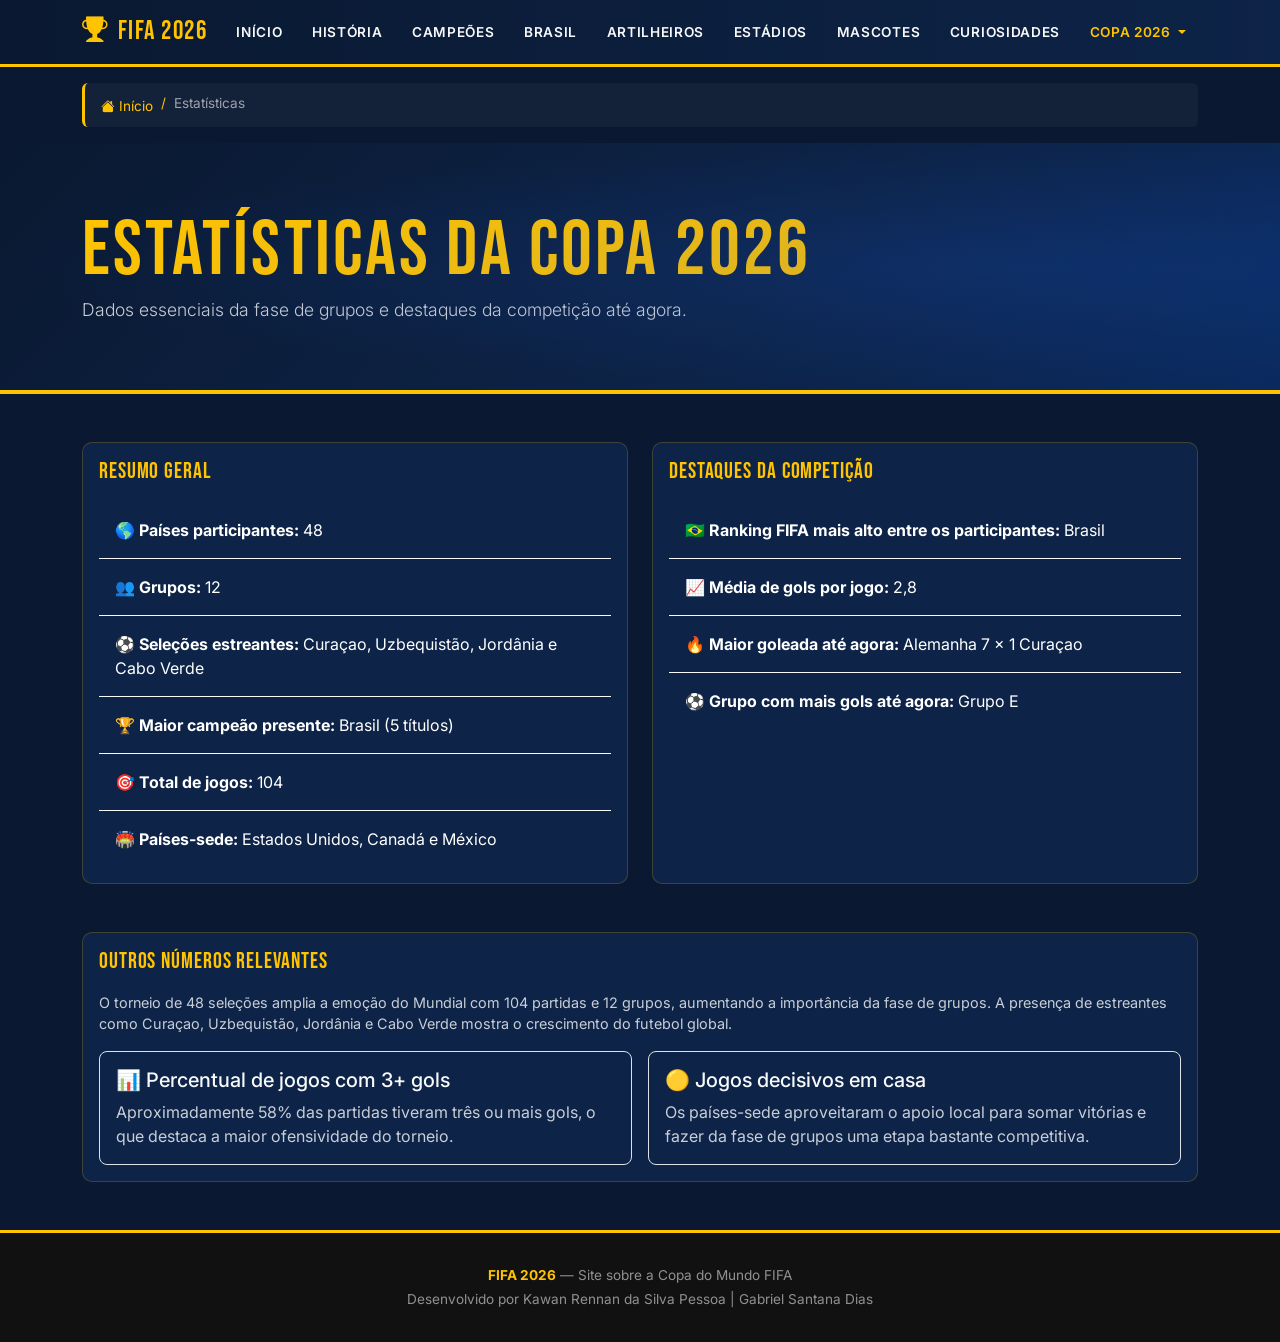
<file: estatisticas.html>
﻿<!DOCTYPE html>
<html lang="pt-BR">
<head>
  <meta charset="UTF-8" />
  <meta name="viewport" content="width=device-width, initial-scale=1.0" />
  <title>Estatísticas | Copa 2026</title>
  <link rel="stylesheet" href="https://cdn.jsdelivr.net/npm/bootstrap@5.3.3/dist/css/bootstrap.min.css" />
  <link rel="stylesheet" href="https://cdn.jsdelivr.net/npm/bootstrap-icons@1.11.3/font/bootstrap-icons.min.css" />
  <link rel="stylesheet" href="css/style.css" />
  <link rel="shortcut icon" href="img/favcon/copa-do-mundo.png" type="image/x-icon">
</head>
<body>
  <nav class="navbar navbar-expand-lg navbar-copa sticky-top">
    <div class="container">
      <a class="navbar-brand" href="index.html"><i class="bi bi-trophy-fill me-2"></i>FIFA 2026</a>
      <button class="navbar-toggler" type="button" data-bs-toggle="collapse" data-bs-target="#navMain">
        <span class="navbar-toggler-icon"></span>
      </button>
      <div class="collapse navbar-collapse" id="navMain">
        <ul class="navbar-nav ms-auto gap-1">
          <li class="nav-item"><a class="nav-link" href="index.html">Início</a></li>
          <li class="nav-item"><a class="nav-link" href="historia.html">História</a></li>
          <li class="nav-item"><a class="nav-link" href="campeoes.html">Campeões</a></li>
          <li class="nav-item"><a class="nav-link" href="brasil.html">Brasil</a></li>
          <li class="nav-item"><a class="nav-link" href="artilheiros.html">Artilheiros</a></li>
          <li class="nav-item"><a class="nav-link" href="estadios.html">Estádios</a></li>
          <li class="nav-item"><a class="nav-link" href="mascotes.html">Mascotes</a></li>
          <li class="nav-item"><a class="nav-link" href="curiosidades.html">Curiosidades</a></li>
          <li class="nav-item dropdown">
            <a class="nav-link dropdown-toggle active" href="#" id="copaDropdown" role="button" data-bs-toggle="dropdown" aria-expanded="false">
              Copa 2026
            </a>
            <ul class="dropdown-menu dropdown-menu-end" aria-labelledby="copaDropdown">
              <li><a class="dropdown-item" href="fase-de-grupos.html">Fase de Grupos</a></li>
              <li><a class="dropdown-item" href="selecoes.html">Seleções</a></li>
              <li><a class="dropdown-item active" href="estatisticas.html">Estatísticas</a></li>
            </ul>
          </li>
        </ul>
      </div>
    </div>
  </nav>
  <main>
    <div class="container mt-3">
      <nav aria-label="breadcrumb">
        <ol class="breadcrumb breadcrumb-copa">
          <li class="breadcrumb-item"><a href="index.html"><i class="bi bi-house-fill me-1"></i>Início</a></li>
          <li class="breadcrumb-item active">Estatísticas</li>
        </ol>
      </nav>
    </div>

    <section class="page-hero">
      <div class="container">
        <h1>Estatísticas da Copa 2026</h1>
        <p class="lead">Dados essenciais da fase de grupos e destaques da competição até agora.</p>
      </div>
    </section>

    <section class="py-5">
      <div class="container">
        <div class="row g-4">
          <div class="col-lg-6">
            <div class="card card-copa h-100">
              <div class="card-body text-white">
                <h2 class="card-title mb-3">Resumo geral</h2>
                <ul class="list-group list-group-flush">
                  <li class="list-group-item bg-transparent border-light py-3 text-white">🌎 <strong>Países participantes:</strong> 48</li>
                  <li class="list-group-item bg-transparent border-light py-3 text-white">👥 <strong>Grupos:</strong> 12</li>
                  <li class="list-group-item bg-transparent border-light py-3 text-white">⚽ <strong>Seleções estreantes:</strong> Curaçao, Uzbequistão, Jordânia e Cabo Verde</li>
                  <li class="list-group-item bg-transparent border-light py-3 text-white">🏆 <strong>Maior campeão presente:</strong> Brasil (5 títulos)</li>
                  <li class="list-group-item bg-transparent border-light py-3 text-white">🎯 <strong>Total de jogos:</strong> 104</li>
                  <li class="list-group-item bg-transparent border-light py-3 text-white">🏟️ <strong>Países-sede:</strong> Estados Unidos, Canadá e México</li>
                </ul>
              </div>
            </div>
          </div>

          <div class="col-lg-6">
            <div class="card card-copa h-100">
              <div class="card-body">
                <h2 class="card-title mb-3">Destaques da competição</h2>
                <ul class="list-group list-group-flush text-white">
                  <li class="list-group-item bg-transparent border-light py-3 text-white">🇧🇷 <strong>Ranking FIFA mais alto entre os participantes:</strong> Brasil</li>
                  <li class="list-group-item bg-transparent border-light py-3 text-white">📈 <strong>Média de gols por jogo:</strong> 2,8</li>
                  <li class="list-group-item bg-transparent border-light py-3 text-white">🔥 <strong>Maior goleada até agora:</strong> Alemanha 7 x 1 Curaçao</li>
                  <li class="list-group-item bg-transparent border-light py-3 text-white">⚽ <strong>Grupo com mais gols até agora:</strong> Grupo E</li>
                </ul>
              </div>
            </div>
          </div>
        </div>

        <div class="row g-4 mt-4">
          <div class="col-12">
            <div class="card card-copa">
              <div class="card-body">
                <h2 class="card-title mb-3">Outros números relevantes</h2>
                <p class="card-text" style="color:rgba(248,249,250,.8);">O torneio de 48 seleções amplia a emoção do Mundial com 104 partidas e 12 grupos, aumentando a importância da fase de grupos. A presença de estreantes como Curaçao, Uzbequistão, Jordânia e Cabo Verde mostra o crescimento do futebol global.</p>
                <div class="row row-cols-1 row-cols-md-2 g-3">
                  <div class="col">
                    <div class="border rounded-3 p-3" style="border-color:rgba(255,215,0,.25);">
                      <h5 class="mb-2">📊 Percentual de jogos com 3+ gols</h5>
                      <p class="mb-0" style="color:rgba(248,249,250,.8);">Aproximadamente 58% das partidas tiveram três ou mais gols, o que destaca a maior ofensividade do torneio.</p>
                    </div>
                  </div>
                  <div class="col">
                    <div class="border rounded-3 p-3" style="border-color:rgba(255,215,0,.25);">
                      <h5 class="mb-2">🟡 Jogos decisivos em casa</h5>
                      <p class="mb-0" style="color:rgba(248,249,250,.8);">Os países-sede aproveitaram o apoio local para somar vitórias e fazer da fase de grupos uma etapa bastante competitiva.</p>
                    </div>
                  </div>
                </div>
              </div>
            </div>
          </div>
        </div>
      </div>
    </section>
  </main>

  <footer>
    <div class="container">
      <p class="mb-1">
        <a href="index.html"><strong style="color:var(--dourado);">FIFA 2026</strong></a> — Site sobre a Copa do Mundo FIFA
      </p>
      <p class="mb-0">Desenvolvido por  Kawan Rennan da Silva Pessoa | Gabriel Santana Dias</p>
    </div>
  </footer>

  <script src="https://cdn.jsdelivr.net/npm/bootstrap@5.3.3/dist/js/bootstrap.bundle.min.js"></script>
</body>
</html>
</file>
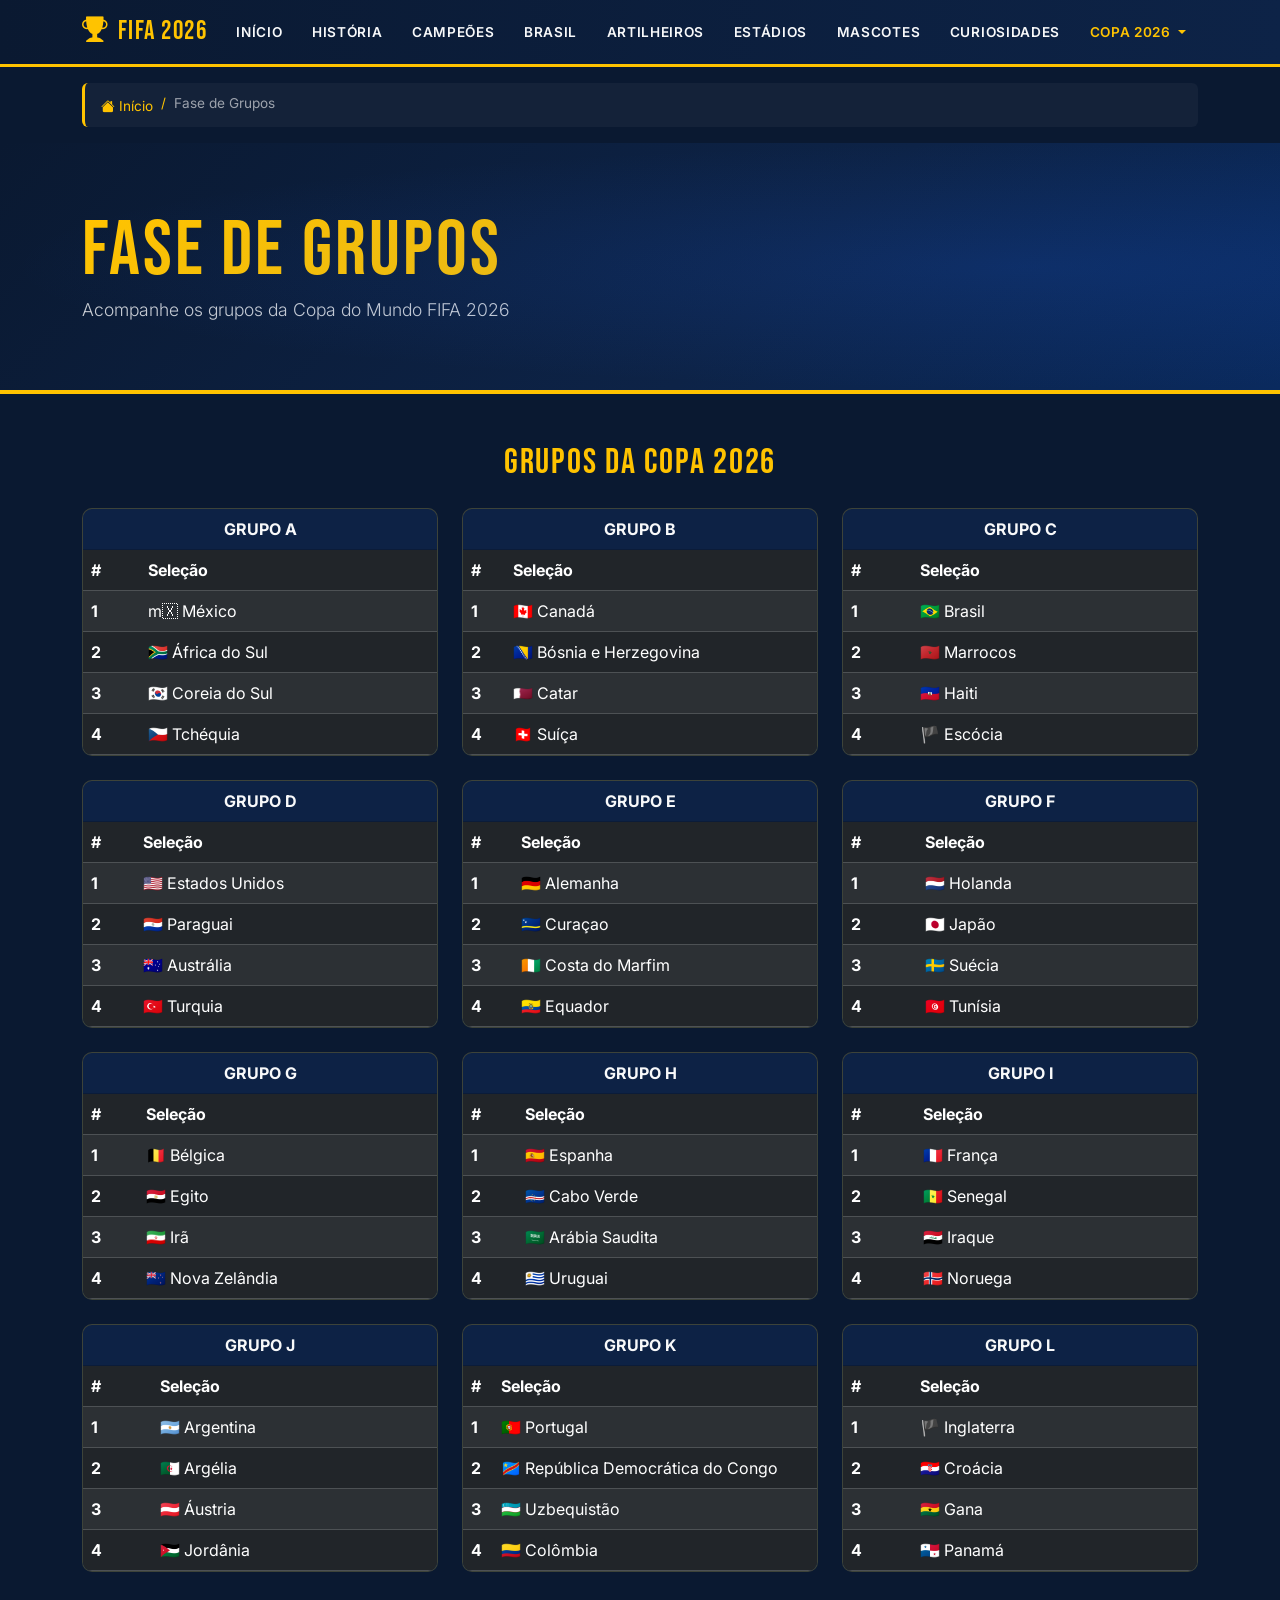
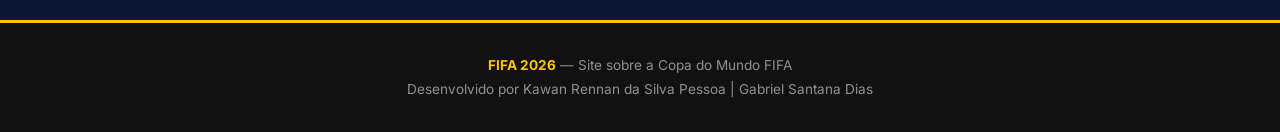
<file: fase-de-grupos.html>
﻿<!DOCTYPE html>
<html lang="pt-BR">
<head>
  <meta charset="UTF-8" />
  <meta name="viewport" content="width=device-width, initial-scale=1.0" />
  <title>Fase de Grupos | Copa 2026</title>
  <link rel="stylesheet" href="https://cdn.jsdelivr.net/npm/bootstrap@5.3.3/dist/css/bootstrap.min.css" />
  <link rel="stylesheet" href="https://cdn.jsdelivr.net/npm/bootstrap-icons@1.11.3/font/bootstrap-icons.min.css" />
  <link rel="stylesheet" href="css/style.css" />
  <link rel="shortcut icon" href="img/favcon/copa-do-mundo.png" type="image/x-icon">
</head>
<body>
  <nav class="navbar navbar-expand-lg navbar-copa sticky-top">
    <div class="container">
      <a class="navbar-brand" href="index.html"><i class="bi bi-trophy-fill me-2"></i>FIFA 2026</a>
      <button class="navbar-toggler" type="button" data-bs-toggle="collapse" data-bs-target="#navMain">
        <span class="navbar-toggler-icon"></span>
      </button>
      <div class="collapse navbar-collapse" id="navMain">
        <ul class="navbar-nav ms-auto gap-1">
          <li class="nav-item"><a class="nav-link" href="index.html">Início</a></li>
          <li class="nav-item"><a class="nav-link" href="historia.html">História</a></li>
          <li class="nav-item"><a class="nav-link" href="campeoes.html">Campeões</a></li>
          <li class="nav-item"><a class="nav-link" href="brasil.html">Brasil</a></li>
          <li class="nav-item"><a class="nav-link" href="artilheiros.html">Artilheiros</a></li>
          <li class="nav-item"><a class="nav-link" href="estadios.html">Estádios</a></li>
          <li class="nav-item"><a class="nav-link" href="mascotes.html">Mascotes</a></li>
          <li class="nav-item"><a class="nav-link" href="curiosidades.html">Curiosidades</a></li>
          <li class="nav-item dropdown">
            <a class="nav-link dropdown-toggle active" href="#" id="copaDropdown" role="button" data-bs-toggle="dropdown" aria-expanded="false">
              Copa 2026
            </a>
            <ul class="dropdown-menu dropdown-menu-end" aria-labelledby="copaDropdown">
              <li><a class="dropdown-item active" href="fase-de-grupos.html">Fase de Grupos</a></li>
              <li><a class="dropdown-item" href="selecoes.html">Seleções</a></li>
              <li><a class="dropdown-item" href="estatisticas.html">Estatísticas</a></li>
            </ul>
          </li>
        </ul>
      </div>
    </div>
  </nav>
  <main>
    <!-- BREADCRUMB -->
    <div class="container mt-3">
      <nav aria-label="breadcrumb">
        <ol class="breadcrumb breadcrumb-copa">
          <li class="breadcrumb-item"><a href="index.html"><i class="bi bi-house-fill me-1"></i>Início</a></li>
          <li class="breadcrumb-item active">Fase de Grupos</li>
        </ol>
      </nav>
    </div>

    <!-- HERO -->
    <section class="page-hero">
      <div class="container">
        <h1>Fase de Grupos</h1>
        <p class="lead">Acompanhe os grupos da Copa do Mundo FIFA 2026 </p>
      </div>
    </section>

    <!-- TABLES DE GRUPOS -->
    <section class="py-5">
      <div class="container">
        <h2 class="section-title text-center mb-4">Grupos da Copa 2026</h2>
        <div class="row g-4">

          <div class="col-sm-6 col-xl-4">
            <div class="card card-copa h-100">
              <div class="card-header text-center text-uppercase fw-bold">Grupo A</div>
              <div class="card-body p-0">
                <table class="table table-dark table-striped mb-0 rounded-bottom overflow-hidden">
                  <thead>
                    <tr>
                      <th scope="col">#</th>
                      <th scope="col">Seleção</th>
                    </tr>
                  </thead>
                  <tbody>
                    <tr><th scope="row">1</th><td>m🇽 México</td></tr>
                    <tr><th scope="row">2</th><td>🇿🇦 África do Sul</td></tr>
                    <tr><th scope="row">3</th><td>🇰🇷 Coreia do Sul</td></tr>
                    <tr><th scope="row">4</th><td>🇨🇿 Tchéquia</td></tr>
                  </tbody>
                </table>
              </div>
            </div>
          </div>

          <div class="col-sm-6 col-xl-4">
            <div class="card card-copa h-100">
              <div class="card-header text-center text-uppercase fw-bold">Grupo B</div>
              <div class="card-body p-0">
                <table class="table table-dark table-striped mb-0 rounded-bottom overflow-hidden">
                  <thead>
                    <tr>
                      <th scope="col">#</th>
                      <th scope="col">Seleção</th>
                    </tr>
                  </thead>
                  <tbody>
                    <tr><th scope="row">1</th><td>🇨🇦 Canadá</td></tr>
                    <tr><th scope="row">2</th><td>🇧🇦 Bósnia e Herzegovina</td></tr>
                    <tr><th scope="row">3</th><td>🇶🇦 Catar</td></tr>
                    <tr><th scope="row">4</th><td>🇨🇭 Suíça</td></tr>
                  </tbody>
                </table>
              </div>
            </div>
          </div>

          <div class="col-sm-6 col-xl-4">
            <div class="card card-copa h-100">
              <div class="card-header text-center text-uppercase fw-bold">Grupo C</div>
              <div class="card-body p-0">
                <table class="table table-dark table-striped mb-0 rounded-bottom overflow-hidden">
                  <thead>
                    <tr>
                      <th scope="col">#</th>
                      <th scope="col">Seleção</th>
                    </tr>
                  </thead>
                  <tbody>
                    <tr><th scope="row">1</th><td>🇧🇷 Brasil</td></tr>
                    <tr><th scope="row">2</th><td>🇲🇦 Marrocos</td></tr>
                    <tr><th scope="row">3</th><td>🇭🇹 Haiti</td></tr>
                    <tr><th scope="row">4</th><td>🏴 Escócia</td></tr>
                  </tbody>
                </table>
              </div>
            </div>
          </div>

          <div class="col-sm-6 col-xl-4">
            <div class="card card-copa h-100">
              <div class="card-header text-center text-uppercase fw-bold">Grupo D</div>
              <div class="card-body p-0">
                <table class="table table-dark table-striped mb-0 rounded-bottom overflow-hidden">
                  <thead>
                    <tr>
                      <th scope="col">#</th>
                      <th scope="col">Seleção</th>
                    </tr>
                  </thead>
                  <tbody>
                    <tr><th scope="row">1</th><td>🇺🇸 Estados Unidos</td></tr>
                    <tr><th scope="row">2</th><td>🇵🇾 Paraguai</td></tr>
                    <tr><th scope="row">3</th><td>🇦🇺 Austrália</td></tr>
                    <tr><th scope="row">4</th><td>🇹🇷 Turquia</td></tr>
                  </tbody>
                </table>
              </div>
            </div>
          </div>

          <div class="col-sm-6 col-xl-4">
            <div class="card card-copa h-100">
              <div class="card-header text-center text-uppercase fw-bold">Grupo E</div>
              <div class="card-body p-0">
                <table class="table table-dark table-striped mb-0 rounded-bottom overflow-hidden">
                  <thead>
                    <tr>
                      <th scope="col">#</th>
                      <th scope="col">Seleção</th>
                    </tr>
                  </thead>
                  <tbody>
                    <tr><th scope="row">1</th><td>🇩🇪 Alemanha</td></tr>
                    <tr><th scope="row">2</th><td>🇨🇼 Curaçao</td></tr>
                    <tr><th scope="row">3</th><td>🇨🇮 Costa do Marfim</td></tr>
                    <tr><th scope="row">4</th><td>🇪🇨 Equador</td></tr>
                  </tbody>
                </table>
              </div>
            </div>
          </div>

          <div class="col-sm-6 col-xl-4">
            <div class="card card-copa h-100">
              <div class="card-header text-center text-uppercase fw-bold">Grupo F</div>
              <div class="card-body p-0">
                <table class="table table-dark table-striped mb-0 rounded-bottom overflow-hidden">
                  <thead>
                    <tr>
                      <th scope="col">#</th>
                      <th scope="col">Seleção</th>
                    </tr>
                  </thead>
                  <tbody>
                    <tr><th scope="row">1</th><td>🇳🇱 Holanda</td></tr>
                    <tr><th scope="row">2</th><td>🇯🇵 Japão</td></tr>
                    <tr><th scope="row">3</th><td>🇸🇪 Suécia</td></tr>
                    <tr><th scope="row">4</th><td>🇹🇳 Tunísia</td></tr>
                  </tbody>
                </table>
              </div>
            </div>
          </div>

          <div class="col-sm-6 col-xl-4">
            <div class="card card-copa h-100">
              <div class="card-header text-center text-uppercase fw-bold">Grupo G</div>
              <div class="card-body p-0">
                <table class="table table-dark table-striped mb-0 rounded-bottom overflow-hidden">
                  <thead>
                    <tr>
                      <th scope="col">#</th>
                      <th scope="col">Seleção</th>
                    </tr>
                  </thead>
                  <tbody>
                    <tr><th scope="row">1</th><td>🇧🇪 Bélgica</td></tr>
                    <tr><th scope="row">2</th><td>🇪🇬 Egito</td></tr>
                    <tr><th scope="row">3</th><td>🇮🇷 Irã</td></tr>
                    <tr><th scope="row">4</th><td>🇳🇿 Nova Zelândia</td></tr>
                  </tbody>
                </table>
              </div>
            </div>
          </div>

          <div class="col-sm-6 col-xl-4">
            <div class="card card-copa h-100">
              <div class="card-header text-center text-uppercase fw-bold">Grupo H</div>
              <div class="card-body p-0">
                <table class="table table-dark table-striped mb-0 rounded-bottom overflow-hidden">
                  <thead>
                    <tr>
                      <th scope="col">#</th>
                      <th scope="col">Seleção</th>
                    </tr>
                  </thead>
                  <tbody>
                    <tr><th scope="row">1</th><td>🇪🇸 Espanha</td></tr>
                    <tr><th scope="row">2</th><td>🇨🇻 Cabo Verde</td></tr>
                    <tr><th scope="row">3</th><td>🇸🇦 Arábia Saudita</td></tr>
                    <tr><th scope="row">4</th><td>🇺🇾 Uruguai</td></tr>
                  </tbody>
                </table>
              </div>
            </div>
          </div>

          <div class="col-sm-6 col-xl-4">
            <div class="card card-copa h-100">
              <div class="card-header text-center text-uppercase fw-bold">Grupo I</div>
              <div class="card-body p-0">
                <table class="table table-dark table-striped mb-0 rounded-bottom overflow-hidden">
                  <thead>
                    <tr>
                      <th scope="col">#</th>
                      <th scope="col">Seleção</th>
                    </tr>
                  </thead>
                  <tbody>
                    <tr><th scope="row">1</th><td>🇫🇷 França</td></tr>
                    <tr><th scope="row">2</th><td>🇸🇳 Senegal</td></tr>
                    <tr><th scope="row">3</th><td>🇮🇶 Iraque</td></tr>
                    <tr><th scope="row">4</th><td>🇳🇴 Noruega</td></tr>
                  </tbody>
                </table>
              </div>
            </div>
          </div>

          <div class="col-sm-6 col-xl-4">
            <div class="card card-copa h-100">
              <div class="card-header text-center text-uppercase fw-bold">Grupo J</div>
              <div class="card-body p-0">
                <table class="table table-dark table-striped mb-0 rounded-bottom overflow-hidden">
                  <thead>
                    <tr>
                      <th scope="col">#</th>
                      <th scope="col">Seleção</th>
                    </tr>
                  </thead>
                  <tbody>
                    <tr><th scope="row">1</th><td>🇦🇷 Argentina</td></tr>
                    <tr><th scope="row">2</th><td>🇩🇿 Argélia</td></tr>
                    <tr><th scope="row">3</th><td>🇦🇹 Áustria</td></tr>
                    <tr><th scope="row">4</th><td>🇯🇴 Jordânia</td></tr>
                  </tbody>
                </table>
              </div>
            </div>
          </div>

          <div class="col-sm-6 col-xl-4">
            <div class="card card-copa h-100">
              <div class="card-header text-center text-uppercase fw-bold">Grupo K</div>
              <div class="card-body p-0">
                <table class="table table-dark table-striped mb-0 rounded-bottom overflow-hidden">
                  <thead>
                    <tr>
                      <th scope="col">#</th>
                      <th scope="col">Seleção</th>
                    </tr>
                  </thead>
                  <tbody>
                    <tr><th scope="row">1</th><td>🇵🇹 Portugal</td></tr>
                    <tr><th scope="row">2</th><td>🇨🇩 República Democrática do Congo</td></tr>
                    <tr><th scope="row">3</th><td>🇺🇿 Uzbequistão</td></tr>
                    <tr><th scope="row">4</th><td>🇨🇴 Colômbia</td></tr>
                  </tbody>
                </table>
              </div>
            </div>
          </div>

          <div class="col-sm-6 col-xl-4">
            <div class="card card-copa h-100">
              <div class="card-header text-center text-uppercase fw-bold">Grupo L</div>
              <div class="card-body p-0">
                <table class="table table-dark table-striped mb-0 rounded-bottom overflow-hidden">
                  <thead>
                    <tr>
                      <th scope="col">#</th>
                      <th scope="col">Seleção</th>
                    </tr>
                  </thead>
                  <tbody>
                    <tr><th scope="row">1</th><td>🏴 Inglaterra</td></tr>
                    <tr><th scope="row">2</th><td>🇭🇷 Croácia</td></tr>
                    <tr><th scope="row">3</th><td>🇬🇭 Gana</td></tr>
                    <tr><th scope="row">4</th><td>🇵🇦 Panamá</td></tr>
                  </tbody>
                </table>
              </div>
            </div>
          </div>

        </div>
      </div>
    </section>
  </main>

  <footer>
    <div class="container">
      <p class="mb-1">
        <a href="index.html"><strong style="color:var(--dourado);">FIFA 2026</strong></a> — Site sobre a Copa do Mundo FIFA
      </p>
      <p class="mb-0">Desenvolvido por  Kawan Rennan da Silva Pessoa | Gabriel Santana Dias</p>
    </div>
  </footer>

  <script src="https://cdn.jsdelivr.net/npm/bootstrap@5.3.3/dist/js/bootstrap.bundle.min.js"></script>
</body>
</html>
</file>
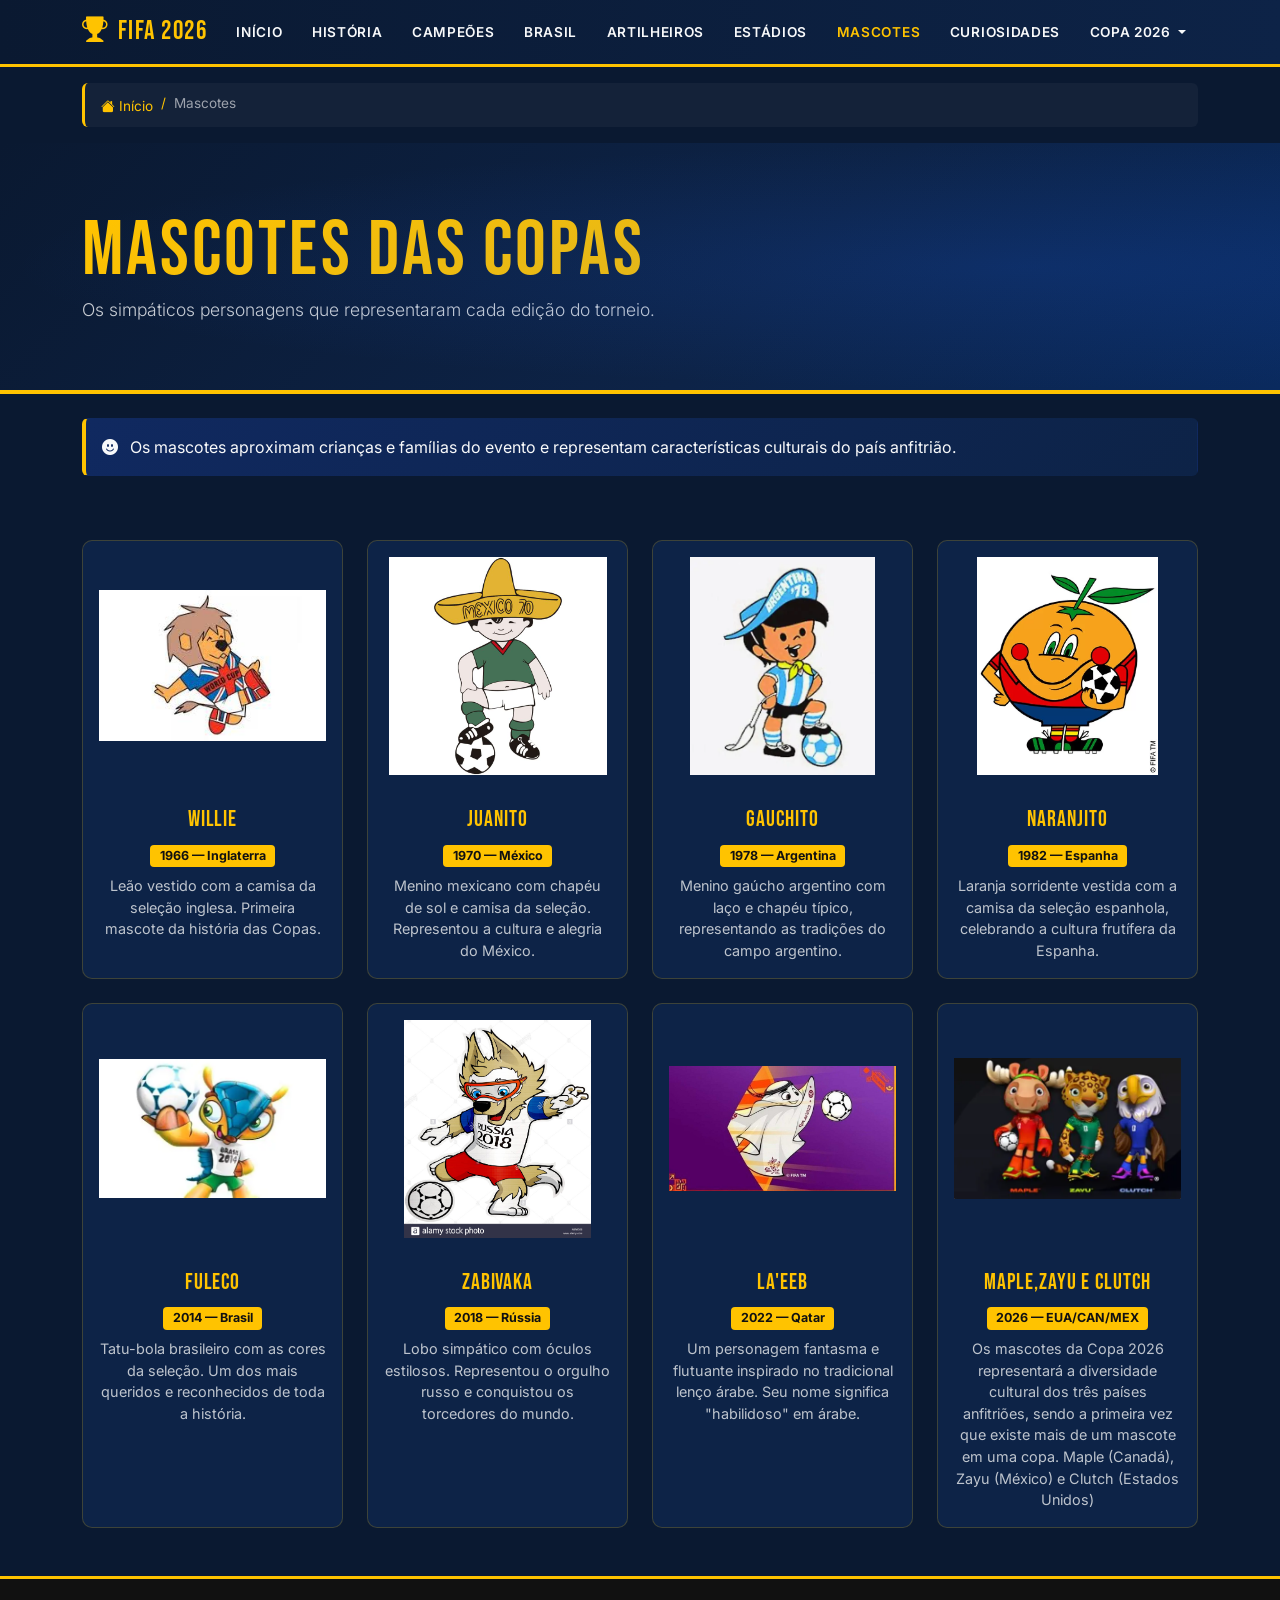
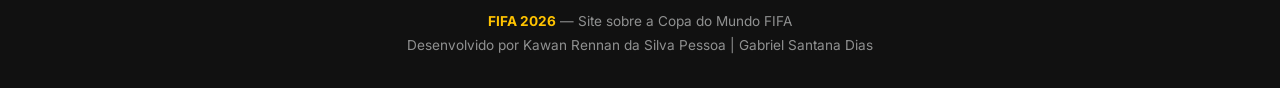
<file: mascotes.html>
﻿<!DOCTYPE html>
<html lang="pt-BR">
<head>
  <meta charset="UTF-8" />
  <meta name="viewport" content="width=device-width, initial-scale=1.0" />
  <title>Mascotes | Copa do Mundo FIFA 2026</title>
  <link rel="stylesheet" href="https://cdn.jsdelivr.net/npm/bootstrap@5.3.3/dist/css/bootstrap.min.css" />
  <link rel="stylesheet" href="https://cdn.jsdelivr.net/npm/bootstrap-icons@1.11.3/font/bootstrap-icons.min.css" />
  <link rel="stylesheet" href="css/style.css" />
  <link rel="shortcut icon" href="img/favcon/copa-do-mundo.png" type="image/x-icon">
</head>
<body>

  <!-- NAVBAR -->
  <nav class="navbar navbar-expand-lg navbar-copa sticky-top">
    <div class="container">
      <a class="navbar-brand" href="index.html"><i class="bi bi-trophy-fill me-2"></i>FIFA 2026</a>
      <button class="navbar-toggler" type="button" data-bs-toggle="collapse" data-bs-target="#navMain">
        <span class="navbar-toggler-icon"></span>
      </button>
      <div class="collapse navbar-collapse" id="navMain">
        <ul class="navbar-nav ms-auto gap-1">
          <li class="nav-item"><a class="nav-link" href="index.html">Início</a></li>
          <li class="nav-item"><a class="nav-link" href="historia.html">História</a></li>
          <li class="nav-item"><a class="nav-link" href="campeoes.html">Campeões</a></li>
          <li class="nav-item"><a class="nav-link" href="brasil.html">Brasil</a></li>
          <li class="nav-item"><a class="nav-link" href="artilheiros.html">Artilheiros</a></li>
          <li class="nav-item"><a class="nav-link" href="estadios.html">Estádios</a></li>
          <li class="nav-item"><a class="nav-link active" href="mascotes.html">Mascotes</a></li>
          <li class="nav-item"><a class="nav-link" href="curiosidades.html">Curiosidades</a></li>
          <li class="nav-item dropdown">
            <a class="nav-link dropdown-toggle" href="#" id="copaDropdown" role="button" data-bs-toggle="dropdown" aria-expanded="false">
              Copa 2026
            </a>
            <ul class="dropdown-menu dropdown-menu-end" aria-labelledby="copaDropdown">
              <li><a class="dropdown-item" href="fase-de-grupos.html">Fase de Grupos</a></li>
              <li><a class="dropdown-item" href="selecoes.html">Seleções</a></li>
              <li><a class="dropdown-item" href="estatisticas.html">Estatísticas</a></li>
            </ul>
          </li>
        </ul>
      </div>
    </div>
  </nav>

  <main>
    <!-- BREADCRUMB -->
    <div class="container mt-3">
      <nav aria-label="breadcrumb">
        <ol class="breadcrumb breadcrumb-copa">
          <li class="breadcrumb-item"><a href="index.html"><i class="bi bi-house-fill me-1"></i>Início</a></li>
          <li class="breadcrumb-item active">Mascotes</li>
        </ol>
      </nav>
    </div>

    <!-- HERO -->
    <section class="page-hero">
      <div class="container">
        <h1>Mascotes das Copas</h1>
        <p class="lead">Os simpáticos personagens que representaram cada edição do torneio.</p>
      </div>
    </section>

    <!-- INTRO ALERT -->
    <div class="container mt-4">
      <div class="alert alert-copa" role="alert">
        <i class="bi bi-emoji-smile-fill me-2"></i>
        Os mascotes aproximam crianças e famílias do evento e representam características culturais do país anfitrião.
      </div>
    </div>

    <!-- CARDS das mascotes -->
    <section class="py-5">
      <div class="container">
        <div class="row g-4">

          <div class="col-sm-6 col-md-4 col-lg-3">
            <div class="card card-copa mascote-card h-100 text-center">
              <img src="img/mascotes/willie.jfif" alt="Willie" class="card-img-top" style="height:250px;object-fit:contain;padding:1rem;">
              <div class="card-body">
                <h5 class="card-title">Willie</h5>
                <span class="badge badge-copa mb-2">1966 — Inglaterra</span>
                <p class="card-text">Leão vestido com a camisa da seleção inglesa. Primeira mascote da história das Copas.</p>
              </div>
            </div>
          </div>

          <div class="col-sm-6 col-md-4 col-lg-3">
            <div class="card card-copa mascote-card h-100 text-center">
              <img src="img/mascotes/Juanito mascote.jpg" alt="Juanito" class="card-img-top" style="height:250px;object-fit:contain;padding:1rem;">
              <div class="card-body">
                <h5 class="card-title">Juanito</h5>
                <span class="badge badge-copa mb-2">1970 — México</span>
                <p class="card-text">Menino mexicano com chapéu de sol e camisa da seleção. Representou a cultura e alegria do México.</p>
              </div>
            </div>
          </div>

          <div class="col-sm-6 col-md-4 col-lg-3">
            <div class="card card-copa mascote-card h-100 text-center">
              <img src="img/mascotes/Gauchito mascote.webp" alt="Gauchito" class="card-img-top" style="height:250px;object-fit:contain;padding:1rem;">
              <div class="card-body">
                <h5 class="card-title">Gauchito</h5>
                <span class="badge badge-copa mb-2">1978 — Argentina</span>
                <p class="card-text">Menino gaúcho argentino com laço e chapéu típico, representando as tradições do campo argentino.</p>
              </div>
            </div>
          </div>

          <div class="col-sm-6 col-md-4 col-lg-3">
            <div class="card card-copa mascote-card h-100 text-center">
              <img src="img/mascotes/Naranjito mascote.webp" alt="Naranjito" class="card-img-top" style="height:250px;object-fit:contain;padding:1rem;">
              <div class="card-body">
                <h5 class="card-title">Naranjito</h5>
                <span class="badge badge-copa mb-2">1982 — Espanha</span>
                <p class="card-text">Laranja sorridente vestida com a camisa da seleção espanhola, celebrando a cultura frutífera da Espanha.</p>
              </div>
            </div>
          </div>

          <div class="col-sm-6 col-md-4 col-lg-3">
            <div class="card card-copa mascote-card h-100 text-center">
              <img src="img/mascotes/Fuleco mascote.webp" alt="Fuleco" class="card-img-top" style="height:250px;object-fit:contain;padding:1rem;">
              <div class="card-body">
                <h5 class="card-title">Fuleco</h5>
                <span class="badge badge-copa mb-2">2014 — Brasil</span>
                <p class="card-text">Tatu-bola brasileiro com as cores da seleção. Um dos mais queridos e reconhecidos de toda a história.</p>
              </div>
            </div>
          </div>

          <div class="col-sm-6 col-md-4 col-lg-3">
            <div class="card card-copa mascote-card h-100 text-center">
              <img src="img/mascotes/Zabivaka mascoe.jpg" alt="Zabivaka" class="card-img-top" style="height:250px;object-fit:contain;padding:1rem;">
              <div class="card-body">
                <h5 class="card-title">Zabivaka</h5>
                <span class="badge badge-copa mb-2">2018 — Rússia</span>
                <p class="card-text">Lobo simpático com óculos estilosos. Representou o orgulho russo e conquistou os torcedores do mundo.</p>
              </div>
            </div>
          </div>

          <div class="col-sm-6 col-md-4 col-lg-3">
            <div class="card card-copa mascote-card h-100 text-center">
              <img src="img/mascotes/La_eeb mascote.jpeg" alt="La'eeb" class="card-img-top" style="height:250px;object-fit:contain;padding:1rem;">
              <div class="card-body">
                <h5 class="card-title">La'eeb</h5>
                <span class="badge badge-copa mb-2">2022 — Qatar</span>
                <p class="card-text">Um personagem fantasma e flutuante inspirado no tradicional lenço árabe. Seu nome significa "habilidoso" em árabe.</p>
              </div>
            </div>
          </div>

          <div class="col-sm-6 col-md-4 col-lg-3">
            <div class="card card-copa mascote-card h-100 text-center">
              <img src="img/mascotes/Mascote 2026.webp" alt="Mascote 2026" class="card-img-top" style="height:250px;object-fit:contain;padding:1rem;">
              <div class="card-body">
                <h5 class="card-title">Maple,Zayu e Clutch </h5>
                <span class="badge badge-copa mb-2">2026 — EUA/CAN/MEX</span>
                <p class="card-text">Os mascotes da Copa 2026 representará a diversidade cultural dos três países anfitriões, sendo a primeira vez que existe mais de um mascote em uma copa. Maple (Canadá), Zayu (México) e Clutch (Estados Unidos)</p>
              </div>
            </div>
          </div>

        </div>
      </div>
    </section>

  </main>

  <footer>
    <div class="container">
      <p class="mb-1">
        <a href="index.html"><strong style="color:var(--dourado);">FIFA 2026</strong></a> — Site  sobre a Copa do Mundo FIFA
      </p>
      <p class="mb-0">Desenvolvido por  Kawan Rennan da Silva Pessoa | Gabriel Santana Dias</p>
    </div>
  </footer>

  <script src="https://cdn.jsdelivr.net/npm/bootstrap@5.3.3/dist/js/bootstrap.bundle.min.js"></script>
</body>
</html>
</file>
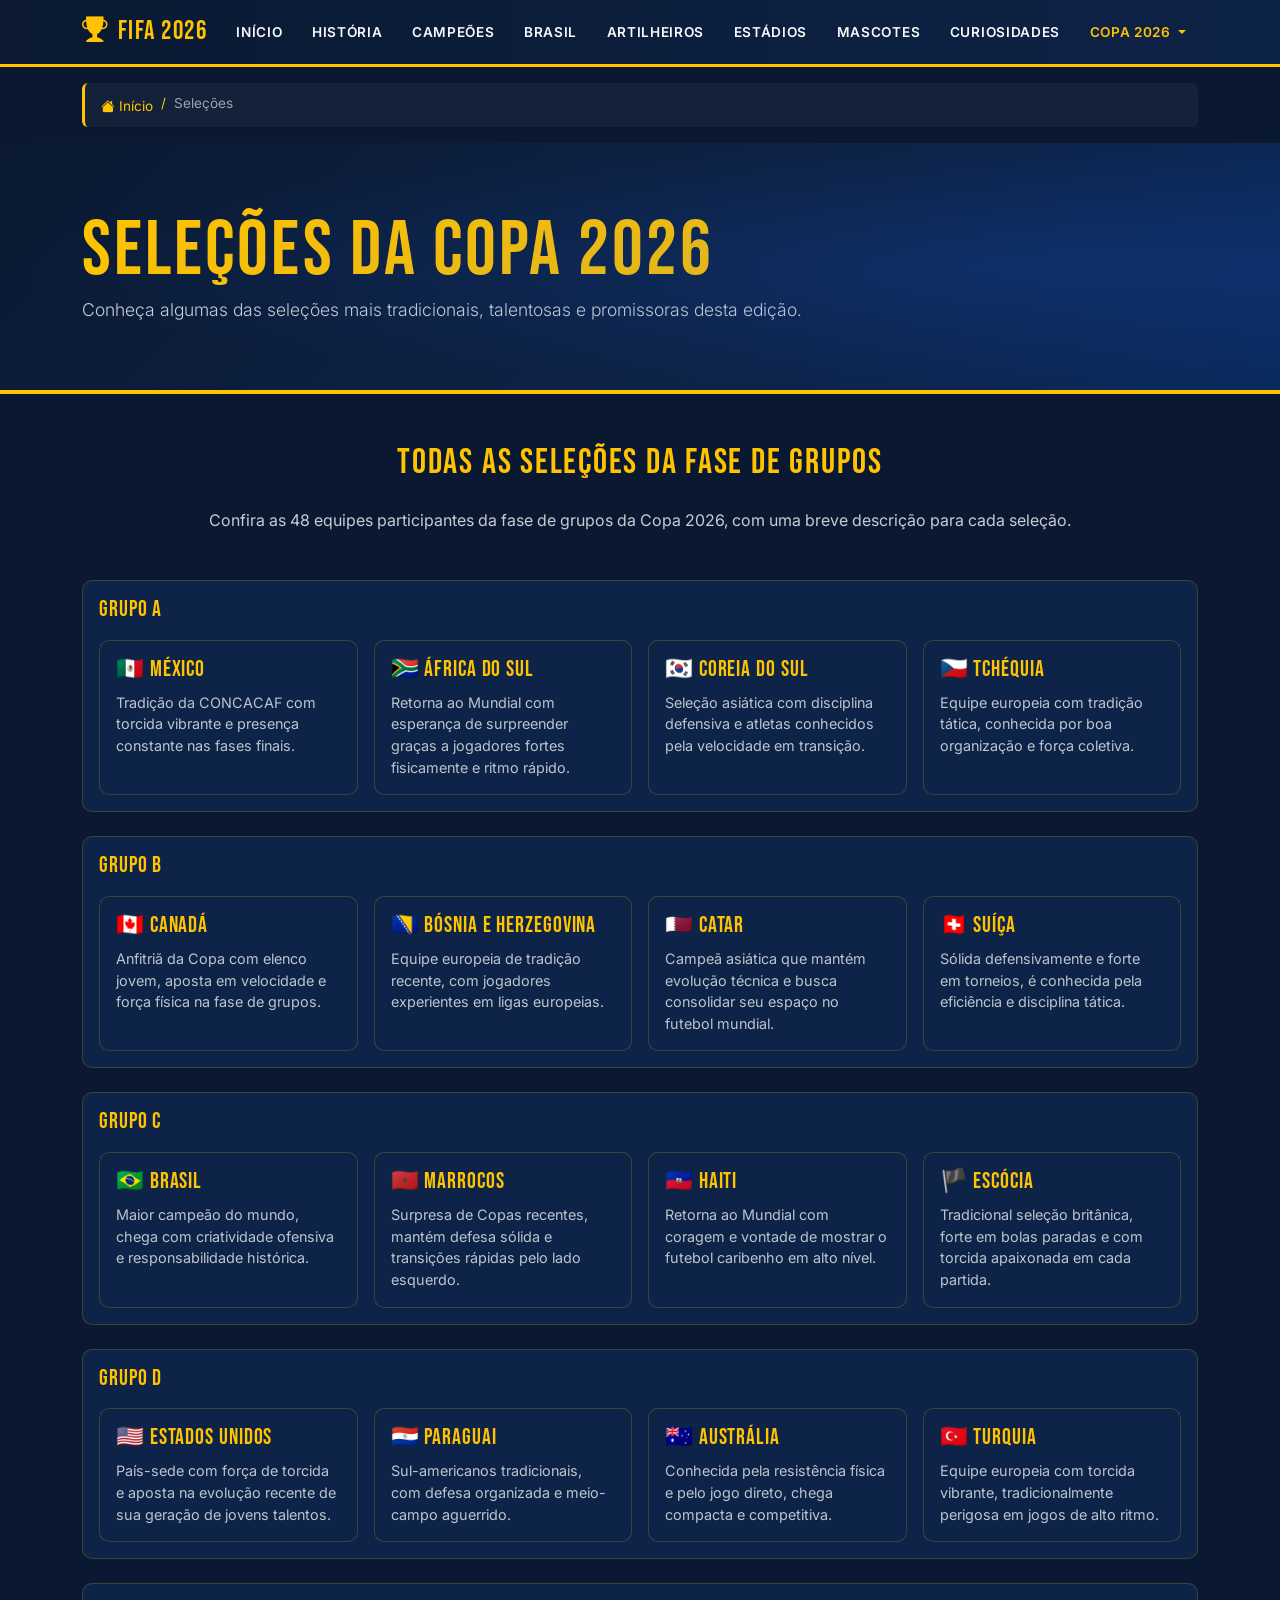
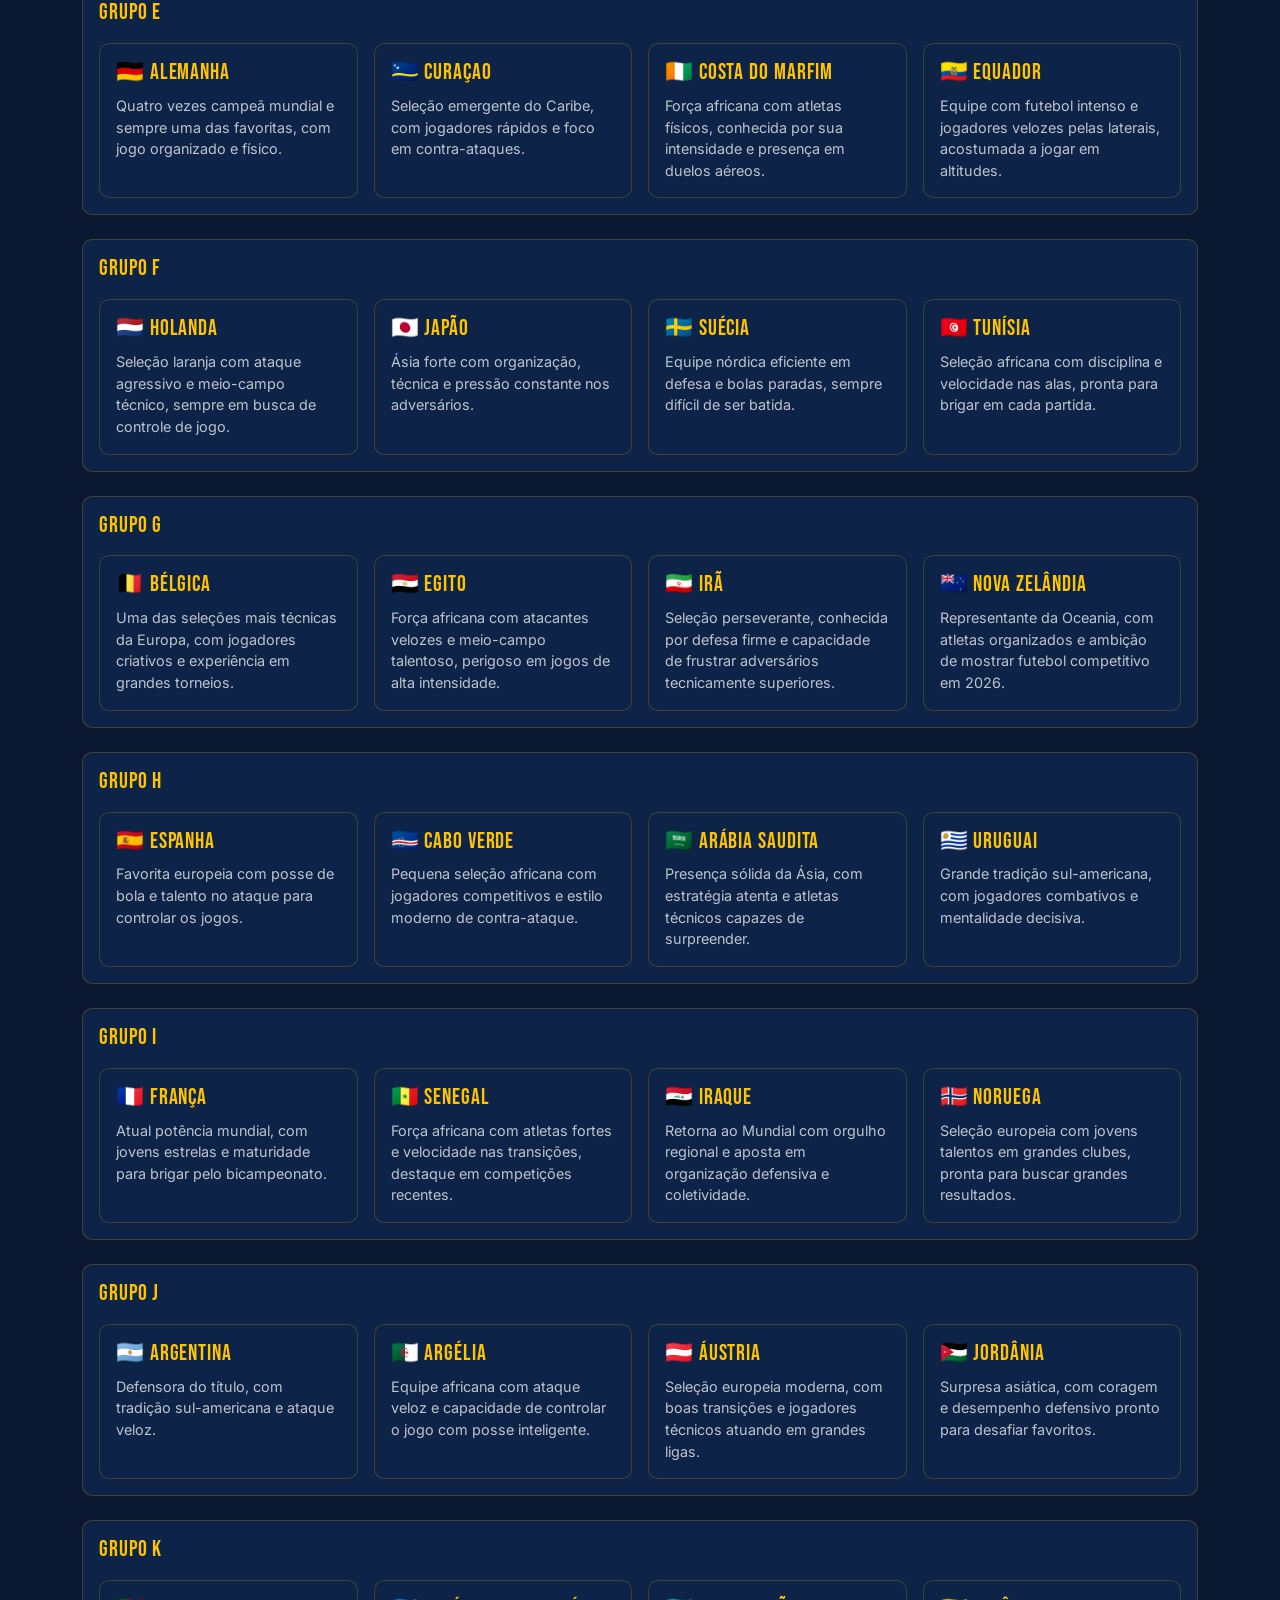
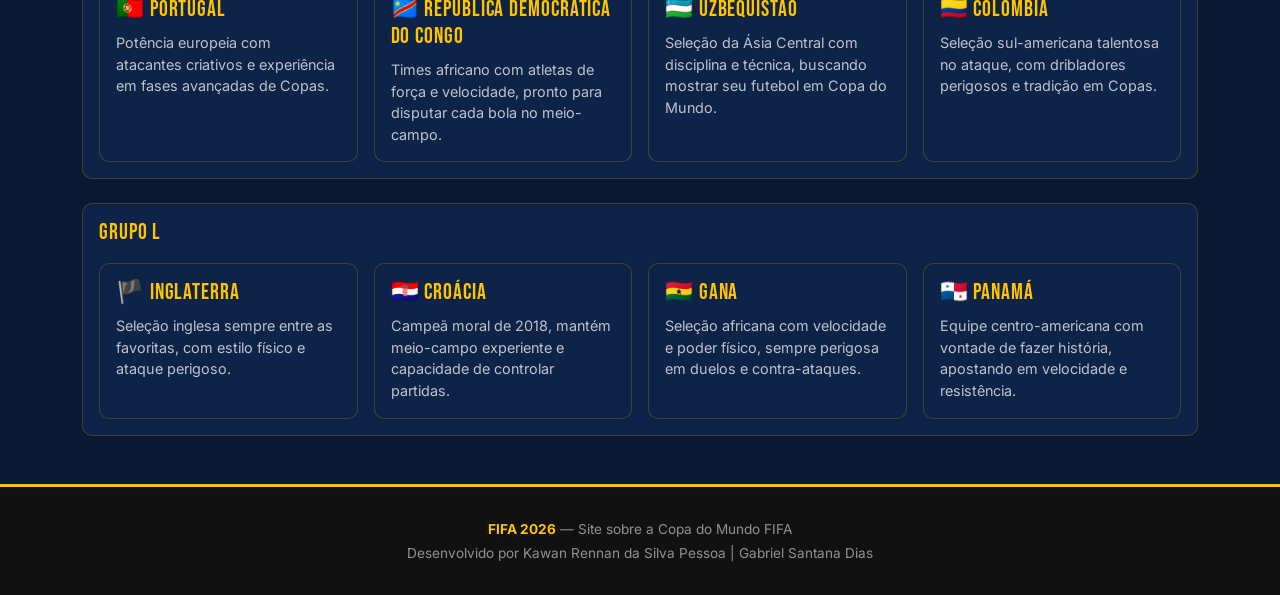
<file: selecoes.html>
﻿<!DOCTYPE html>
<html lang="pt-BR">
<head>
  <meta charset="UTF-8" />
  <meta name="viewport" content="width=device-width, initial-scale=1.0" />
  <title>Seleções | Copa 2026</title>
  <link rel="stylesheet" href="https://cdn.jsdelivr.net/npm/bootstrap@5.3.3/dist/css/bootstrap.min.css" />
  <link rel="stylesheet" href="https://cdn.jsdelivr.net/npm/bootstrap-icons@1.11.3/font/bootstrap-icons.min.css" />
  <link rel="stylesheet" href="css/style.css" />
  <link rel="shortcut icon" href="img/favcon/copa-do-mundo.png" type="image/x-icon">
</head>
<body>
  <nav class="navbar navbar-expand-lg navbar-copa sticky-top">
    <div class="container">
      <a class="navbar-brand" href="index.html"><i class="bi bi-trophy-fill me-2"></i>FIFA 2026</a>
      <button class="navbar-toggler" type="button" data-bs-toggle="collapse" data-bs-target="#navMain">
        <span class="navbar-toggler-icon"></span>
      </button>
      <div class="collapse navbar-collapse" id="navMain">
        <ul class="navbar-nav ms-auto gap-1">
          <li class="nav-item"><a class="nav-link" href="index.html">Início</a></li>
          <li class="nav-item"><a class="nav-link" href="historia.html">História</a></li>
          <li class="nav-item"><a class="nav-link" href="campeoes.html">Campeões</a></li>
          <li class="nav-item"><a class="nav-link" href="brasil.html">Brasil</a></li>
          <li class="nav-item"><a class="nav-link" href="artilheiros.html">Artilheiros</a></li>
          <li class="nav-item"><a class="nav-link" href="estadios.html">Estádios</a></li>
          <li class="nav-item"><a class="nav-link" href="mascotes.html">Mascotes</a></li>
          <li class="nav-item"><a class="nav-link" href="curiosidades.html">Curiosidades</a></li>
          <li class="nav-item dropdown">
            <a class="nav-link dropdown-toggle active" href="#" id="copaDropdown" role="button" data-bs-toggle="dropdown" aria-expanded="false">
              Copa 2026
            </a>
            <ul class="dropdown-menu dropdown-menu-end" aria-labelledby="copaDropdown">
              <li><a class="dropdown-item" href="fase-de-grupos.html">Fase de Grupos</a></li>
              <li><a class="dropdown-item active" href="selecoes.html">Seleções</a></li>
              <li><a class="dropdown-item" href="estatisticas.html">Estatísticas</a></li>
            </ul>
          </li>
        </ul>
      </div>
    </div>
  </nav>

  <main>
    <div class="container mt-3">
      <nav aria-label="breadcrumb">
        <ol class="breadcrumb breadcrumb-copa">
          <li class="breadcrumb-item"><a href="index.html"><i class="bi bi-house-fill me-1"></i>Início</a></li>
          <li class="breadcrumb-item active">Seleções</li>
        </ol>
      </nav>
    </div>

    <section class="page-hero">
      <div class="container">
        <h1>Seleções da Copa 2026</h1>
        <p class="lead">Conheça algumas das seleções mais tradicionais, talentosas e promissoras desta edição.</p>
      </div>
    </section>

    <section class="py-5">
      <div class="container">
        <h2 class="section-title text-center mb-4">Todas as Seleções da Fase de Grupos</h2>
        <p class="text-center mb-5" style="color:rgba(248,249,250,.8);">Confira as 48 equipes participantes da fase de grupos da Copa 2026, com uma breve descrição para cada seleção.</p>

        <div class="row g-4">

          <div class="col-12">
            <div class="card card-copa">
              <div class="card-body">
                <h3 class="card-title mb-3">Grupo A</h3>
                <div class="row row-cols-1 row-cols-md-2 row-cols-xl-4 g-3">
                  <div class="col">
                    <div class="card card-copa h-100">
                      <div class="card-body">
                        <h5 class="card-title">🇲🇽 México</h5>
                        <p class="card-text">Tradição da CONCACAF com torcida vibrante e presença constante nas fases finais.</p>
                      </div>
                    </div>
                  </div>
                  <div class="col">
                    <div class="card card-copa h-100">
                      <div class="card-body">
                        <h5 class="card-title">🇿🇦 África do Sul</h5>
                        <p class="card-text">Retorna ao Mundial com esperança de surpreender graças a jogadores fortes fisicamente e ritmo rápido.</p>
                      </div>
                    </div>
                  </div>
                  <div class="col">
                    <div class="card card-copa h-100">
                      <div class="card-body">
                        <h5 class="card-title">🇰🇷 Coreia do Sul</h5>
                        <p class="card-text">Seleção asiática com disciplina defensiva e atletas conhecidos pela velocidade em transição.</p>
                      </div>
                    </div>
                  </div>
                  <div class="col">
                    <div class="card card-copa h-100">
                      <div class="card-body">
                        <h5 class="card-title">🇨🇿 Tchéquia</h5>
                        <p class="card-text">Equipe europeia com tradição tática, conhecida por boa organização e força coletiva.</p>
                      </div>
                    </div>
                  </div>
                </div>
              </div>
            </div>
          </div>

          <div class="col-12">
            <div class="card card-copa">
              <div class="card-body">
                <h3 class="card-title mb-3">Grupo B</h3>
                <div class="row row-cols-1 row-cols-md-2 row-cols-xl-4 g-3">
                  <div class="col">
                    <div class="card card-copa h-100">
                      <div class="card-body">
                        <h5 class="card-title">🇨🇦 Canadá</h5>
                        <p class="card-text">Anfitriã da Copa com elenco jovem, aposta em velocidade e força física na fase de grupos.</p>
                      </div>
                    </div>
                  </div>
                  <div class="col">
                    <div class="card card-copa h-100">
                      <div class="card-body">
                        <h5 class="card-title">🇧🇦 Bósnia e Herzegovina</h5>
                        <p class="card-text">Equipe europeia de tradição recente, com jogadores experientes em ligas europeias.</p>
                      </div>
                    </div>
                  </div>
                  <div class="col">
                    <div class="card card-copa h-100">
                      <div class="card-body">
                        <h5 class="card-title">🇶🇦 Catar</h5>
                        <p class="card-text">Campeã asiática que mantém evolução técnica e busca consolidar seu espaço no futebol mundial.</p>
                      </div>
                    </div>
                  </div>
                  <div class="col">
                    <div class="card card-copa h-100">
                      <div class="card-body">
                        <h5 class="card-title">🇨🇭 Suíça</h5>
                        <p class="card-text">Sólida defensivamente e forte em torneios, é conhecida pela eficiência e disciplina tática.</p>
                      </div>
                    </div>
                  </div>
                </div>
              </div>
            </div>
          </div>

          <div class="col-12">
            <div class="card card-copa">
              <div class="card-body">
                <h3 class="card-title mb-3">Grupo C</h3>
                <div class="row row-cols-1 row-cols-md-2 row-cols-xl-4 g-3">
                  <div class="col">
                    <div class="card card-copa h-100">
                      <div class="card-body">
                        <h5 class="card-title">🇧🇷 Brasil</h5>
                        <p class="card-text">Maior campeão do mundo, chega com criatividade ofensiva e responsabilidade histórica.</p>
                      </div>
                    </div>
                  </div>
                  <div class="col">
                    <div class="card card-copa h-100">
                      <div class="card-body">
                        <h5 class="card-title">🇲🇦 Marrocos</h5>
                        <p class="card-text">Surpresa de Copas recentes, mantém defesa sólida e transições rápidas pelo lado esquerdo.</p>
                      </div>
                    </div>
                  </div>
                  <div class="col">
                    <div class="card card-copa h-100">
                      <div class="card-body">
                        <h5 class="card-title">🇭🇹 Haiti</h5>
                        <p class="card-text">Retorna ao Mundial com coragem e vontade de mostrar o futebol caribenho em alto nível.</p>
                      </div>
                    </div>
                  </div>
                  <div class="col">
                    <div class="card card-copa h-100">
                      <div class="card-body">
                        <h5 class="card-title">🏴 Escócia</h5>
                        <p class="card-text">Tradicional seleção britânica, forte em bolas paradas e com torcida apaixonada em cada partida.</p>
                      </div>
                    </div>
                  </div>
                </div>
              </div>
            </div>
          </div>

          <div class="col-12">
            <div class="card card-copa">
              <div class="card-body">
                <h3 class="card-title mb-3">Grupo D</h3>
                <div class="row row-cols-1 row-cols-md-2 row-cols-xl-4 g-3">
                  <div class="col">
                    <div class="card card-copa h-100">
                      <div class="card-body">
                        <h5 class="card-title">🇺🇸 Estados Unidos</h5>
                        <p class="card-text">País-sede com força de torcida e aposta na evolução recente de sua geração de jovens talentos.</p>
                      </div>
                    </div>
                  </div>
                  <div class="col">
                    <div class="card card-copa h-100">
                      <div class="card-body">
                        <h5 class="card-title">🇵🇾 Paraguai</h5>
                        <p class="card-text">Sul-americanos tradicionais, com defesa organizada e meio-campo aguerrido.</p>
                      </div>
                    </div>
                  </div>
                  <div class="col">
                    <div class="card card-copa h-100">
                      <div class="card-body">
                        <h5 class="card-title">🇦🇺 Austrália</h5>
                        <p class="card-text">Conhecida pela resistência física e pelo jogo direto, chega compacta e competitiva.</p>
                      </div>
                    </div>
                  </div>
                  <div class="col">
                    <div class="card card-copa h-100">
                      <div class="card-body">
                        <h5 class="card-title">🇹🇷 Turquia</h5>
                        <p class="card-text">Equipe europeia com torcida vibrante, tradicionalmente perigosa em jogos de alto ritmo.</p>
                      </div>
                    </div>
                  </div>
                </div>
              </div>
            </div>
          </div>

          <div class="col-12">
            <div class="card card-copa">
              <div class="card-body">
                <h3 class="card-title mb-3">Grupo E</h3>
                <div class="row row-cols-1 row-cols-md-2 row-cols-xl-4 g-3">
                  <div class="col">
                    <div class="card card-copa h-100">
                      <div class="card-body">
                        <h5 class="card-title">🇩🇪 Alemanha</h5>
                        <p class="card-text">Quatro vezes campeã mundial e sempre uma das favoritas, com jogo organizado e físico.</p>
                      </div>
                    </div>
                  </div>
                  <div class="col">
                    <div class="card card-copa h-100">
                      <div class="card-body">
                        <h5 class="card-title">🇨🇼 Curaçao</h5>
                        <p class="card-text">Seleção emergente do Caribe, com jogadores rápidos e foco em contra-ataques.</p>
                      </div>
                    </div>
                  </div>
                  <div class="col">
                    <div class="card card-copa h-100">
                      <div class="card-body">
                        <h5 class="card-title">🇨🇮 Costa do Marfim</h5>
                        <p class="card-text">Força africana com atletas físicos, conhecida por sua intensidade e presença em duelos aéreos.</p>
                      </div>
                    </div>
                  </div>
                  <div class="col">
                    <div class="card card-copa h-100">
                      <div class="card-body">
                        <h5 class="card-title">🇪🇨 Equador</h5>
                        <p class="card-text">Equipe com futebol intenso e jogadores velozes pelas laterais, acostumada a jogar em altitudes.</p>
                      </div>
                    </div>
                  </div>
                </div>
              </div>
            </div>
          </div>

          <div class="col-12">
            <div class="card card-copa">
              <div class="card-body">
                <h3 class="card-title mb-3">Grupo F</h3>
                <div class="row row-cols-1 row-cols-md-2 row-cols-xl-4 g-3">
                  <div class="col">
                    <div class="card card-copa h-100">
                      <div class="card-body">
                        <h5 class="card-title">🇳🇱 Holanda</h5>
                        <p class="card-text">Seleção laranja com ataque agressivo e meio-campo técnico, sempre em busca de controle de jogo.</p>
                      </div>
                    </div>
                  </div>
                  <div class="col">
                    <div class="card card-copa h-100">
                      <div class="card-body">
                        <h5 class="card-title">🇯🇵 Japão</h5>
                        <p class="card-text">Ásia forte com organização, técnica e pressão constante nos adversários.</p>
                      </div>
                    </div>
                  </div>
                  <div class="col">
                    <div class="card card-copa h-100">
                      <div class="card-body">
                        <h5 class="card-title">🇸🇪 Suécia</h5>
                        <p class="card-text">Equipe nórdica eficiente em defesa e bolas paradas, sempre difícil de ser batida.</p>
                      </div>
                    </div>
                  </div>
                  <div class="col">
                    <div class="card card-copa h-100">
                      <div class="card-body">
                        <h5 class="card-title">🇹🇳 Tunísia</h5>
                        <p class="card-text">Seleção africana com disciplina e velocidade nas alas, pronta para brigar em cada partida.</p>
                      </div>
                    </div>
                  </div>
                </div>
              </div>
            </div>
          </div>

          <div class="col-12">
            <div class="card card-copa">
              <div class="card-body">
                <h3 class="card-title mb-3">Grupo G</h3>
                <div class="row row-cols-1 row-cols-md-2 row-cols-xl-4 g-3">
                  <div class="col">
                    <div class="card card-copa h-100">
                      <div class="card-body">
                        <h5 class="card-title">🇧🇪 Bélgica</h5>
                        <p class="card-text">Uma das seleções mais técnicas da Europa, com jogadores criativos e experiência em grandes torneios.</p>
                      </div>
                    </div>
                  </div>
                  <div class="col">
                    <div class="card card-copa h-100">
                      <div class="card-body">
                        <h5 class="card-title">🇪🇬 Egito</h5>
                        <p class="card-text">Força africana com atacantes velozes e meio-campo talentoso, perigoso em jogos de alta intensidade.</p>
                      </div>
                    </div>
                  </div>
                  <div class="col">
                    <div class="card card-copa h-100">
                      <div class="card-body">
                        <h5 class="card-title">🇮🇷 Irã</h5>
                        <p class="card-text">Seleção perseverante, conhecida por defesa firme e capacidade de frustrar adversários tecnicamente superiores.</p>
                      </div>
                    </div>
                  </div>
                  <div class="col">
                    <div class="card card-copa h-100">
                      <div class="card-body">
                        <h5 class="card-title">🇳🇿 Nova Zelândia</h5>
                        <p class="card-text">Representante da Oceania, com atletas organizados e ambição de mostrar futebol competitivo em 2026.</p>
                      </div>
                    </div>
                  </div>
                </div>
              </div>
            </div>
          </div>

          <div class="col-12">
            <div class="card card-copa">
              <div class="card-body">
                <h3 class="card-title mb-3">Grupo H</h3>
                <div class="row row-cols-1 row-cols-md-2 row-cols-xl-4 g-3">
                  <div class="col">
                    <div class="card card-copa h-100">
                      <div class="card-body">
                        <h5 class="card-title">🇪🇸 Espanha</h5>
                        <p class="card-text">Favorita europeia com posse de bola e talento no ataque para controlar os jogos.</p>
                      </div>
                    </div>
                  </div>
                  <div class="col">
                    <div class="card card-copa h-100">
                      <div class="card-body">
                        <h5 class="card-title">🇨🇻 Cabo Verde</h5>
                        <p class="card-text">Pequena seleção africana com jogadores competitivos e estilo moderno de contra-ataque.</p>
                      </div>
                    </div>
                  </div>
                  <div class="col">
                    <div class="card card-copa h-100">
                      <div class="card-body">
                        <h5 class="card-title">🇸🇦 Arábia Saudita</h5>
                        <p class="card-text">Presença sólida da Ásia, com estratégia atenta e atletas técnicos capazes de surpreender.</p>
                      </div>
                    </div>
                  </div>
                  <div class="col">
                    <div class="card card-copa h-100">
                      <div class="card-body">
                        <h5 class="card-title">🇺🇾 Uruguai</h5>
                        <p class="card-text">Grande tradição sul-americana, com jogadores combativos e mentalidade decisiva.</p>
                      </div>
                    </div>
                  </div>
                </div>
              </div>
            </div>
          </div>

          <div class="col-12">
            <div class="card card-copa">
              <div class="card-body">
                <h3 class="card-title mb-3">Grupo I</h3>
                <div class="row row-cols-1 row-cols-md-2 row-cols-xl-4 g-3">
                  <div class="col">
                    <div class="card card-copa h-100">
                      <div class="card-body">
                        <h5 class="card-title">🇫🇷 França</h5>
                        <p class="card-text">Atual potência mundial, com jovens estrelas e maturidade para brigar pelo bicampeonato.</p>
                      </div>
                    </div>
                  </div>
                  <div class="col">
                    <div class="card card-copa h-100">
                      <div class="card-body">
                        <h5 class="card-title">🇸🇳 Senegal</h5>
                        <p class="card-text">Força africana com atletas fortes e velocidade nas transições, destaque em competições recentes.</p>
                      </div>
                    </div>
                  </div>
                  <div class="col">
                    <div class="card card-copa h-100">
                      <div class="card-body">
                        <h5 class="card-title">🇮🇶 Iraque</h5>
                        <p class="card-text">Retorna ao Mundial com orgulho regional e aposta em organização defensiva e coletividade.</p>
                      </div>
                    </div>
                  </div>
                  <div class="col">
                    <div class="card card-copa h-100">
                      <div class="card-body">
                        <h5 class="card-title">🇳🇴 Noruega</h5>
                        <p class="card-text">Seleção europeia com jovens talentos em grandes clubes, pronta para buscar grandes resultados.</p>
                      </div>
                    </div>
                  </div>
                </div>
              </div>
            </div>
          </div>

          <div class="col-12">
            <div class="card card-copa">
              <div class="card-body">
                <h3 class="card-title mb-3">Grupo J</h3>
                <div class="row row-cols-1 row-cols-md-2 row-cols-xl-4 g-3">
                  <div class="col">
                    <div class="card card-copa h-100">
                      <div class="card-body">
                        <h5 class="card-title">🇦🇷 Argentina</h5>
                        <p class="card-text">Defensora do título, com tradição sul-americana e ataque veloz.</p>
                      </div>
                    </div>
                  </div>
                  <div class="col">
                    <div class="card card-copa h-100">
                      <div class="card-body">
                        <h5 class="card-title">🇩🇿 Argélia</h5>
                        <p class="card-text">Equipe africana com ataque veloz e capacidade de controlar o jogo com posse inteligente.</p>
                      </div>
                    </div>
                  </div>
                  <div class="col">
                    <div class="card card-copa h-100">
                      <div class="card-body">
                        <h5 class="card-title">🇦🇹 Áustria</h5>
                        <p class="card-text">Seleção europeia moderna, com boas transições e jogadores técnicos atuando em grandes ligas.</p>
                      </div>
                    </div>
                  </div>
                  <div class="col">
                    <div class="card card-copa h-100">
                      <div class="card-body">
                        <h5 class="card-title">🇯🇴 Jordânia</h5>
                        <p class="card-text">Surpresa asiática, com coragem e desempenho defensivo pronto para desafiar favoritos.</p>
                      </div>
                    </div>
                  </div>
                </div>
              </div>
            </div>
          </div>

          <div class="col-12">
            <div class="card card-copa">
              <div class="card-body">
                <h3 class="card-title mb-3">Grupo K</h3>
                <div class="row row-cols-1 row-cols-md-2 row-cols-xl-4 g-3">
                  <div class="col">
                    <div class="card card-copa h-100">
                      <div class="card-body">
                        <h5 class="card-title">🇵🇹 Portugal</h5>
                        <p class="card-text">Potência europeia com atacantes criativos e experiência em fases avançadas de Copas.</p>
                      </div>
                    </div>
                  </div>
                  <div class="col">
                    <div class="card card-copa h-100">
                      <div class="card-body">
                        <h5 class="card-title">🇨🇩 República Democrática do Congo</h5>
                        <p class="card-text">Times africano com atletas de força e velocidade, pronto para disputar cada bola no meio-campo.</p>
                      </div>
                    </div>
                  </div>
                  <div class="col">
                    <div class="card card-copa h-100">
                      <div class="card-body">
                        <h5 class="card-title">🇺🇿 Uzbequistão</h5>
                        <p class="card-text">Seleção da Ásia Central com disciplina e técnica, buscando mostrar seu futebol em Copa do Mundo.</p>
                      </div>
                    </div>
                  </div>
                  <div class="col">
                    <div class="card card-copa h-100">
                      <div class="card-body">
                        <h5 class="card-title">🇨🇴 Colômbia</h5>
                        <p class="card-text">Seleção sul-americana talentosa no ataque, com dribladores perigosos e tradição em Copas.</p>
                      </div>
                    </div>
                  </div>
                </div>
              </div>
            </div>
          </div>

          <div class="col-12">
            <div class="card card-copa">
              <div class="card-body">
                <h3 class="card-title mb-3">Grupo L</h3>
                <div class="row row-cols-1 row-cols-md-2 row-cols-xl-4 g-3">
                  <div class="col">
                    <div class="card card-copa h-100">
                      <div class="card-body">
                        <h5 class="card-title">🏴 Inglaterra</h5>
                        <p class="card-text">Seleção inglesa sempre entre as favoritas, com estilo físico e ataque perigoso.</p>
                      </div>
                    </div>
                  </div>
                  <div class="col">
                    <div class="card card-copa h-100">
                      <div class="card-body">
                        <h5 class="card-title">🇭🇷 Croácia</h5>
                        <p class="card-text">Campeã moral de 2018, mantém meio-campo experiente e capacidade de controlar partidas.</p>
                      </div>
                    </div>
                  </div>
                  <div class="col">
                    <div class="card card-copa h-100">
                      <div class="card-body">
                        <h5 class="card-title">🇬🇭 Gana</h5>
                        <p class="card-text">Seleção africana com velocidade e poder físico, sempre perigosa em duelos e contra-ataques.</p>
                      </div>
                    </div>
                  </div>
                  <div class="col">
                    <div class="card card-copa h-100">
                      <div class="card-body">
                        <h5 class="card-title">🇵🇦 Panamá</h5>
                        <p class="card-text">Equipe centro-americana com vontade de fazer história, apostando em velocidade e resistência.</p>
                      </div>
                    </div>
                  </div>
                </div>
              </div>
            </div>
          </div>

        </div>
      </div>
    </section>
  </main>

  <footer>
    <div class="container">
      <p class="mb-1">
        <a href="index.html"><strong style="color:var(--dourado);">FIFA 2026</strong></a> — Site sobre a Copa do Mundo FIFA
      </p>
      <p class="mb-0">Desenvolvido por  Kawan Rennan da Silva Pessoa | Gabriel Santana Dias</p>
    </div>
  </footer>

  <script src="https://cdn.jsdelivr.net/npm/bootstrap@5.3.3/dist/js/bootstrap.bundle.min.js"></script>
</body>
</html>
</file>
<file: css/style.css>
/* ============================================================
   COPA DO MUNDO FIFA 2026 — Global Stylesheet
   Palette: Azul Escuro #0A1931 | Azul Médio #185ADB | 
            Dourado #FFC300 | Branco #F8F9FA | Preto #111111
   ============================================================ */

@import url('https://fonts.googleapis.com/css2?family=Bebas+Neue&family=Inter:wght@300;400;600;700&display=swap');

:root {
  --azul-escuro: #0A1931;
  --azul-medio:  #185ADB;
  --dourado:     #FFC300;
  --branco:      #F8F9FA;
  --preto:       #111111;
  --verde:       #009C3B;
  --amarelo:     #FFDF00;
}

/* ---- Base ---- */
*, *::before, *::after { box-sizing: border-box; }

body {
  font-family: 'Inter', sans-serif;
  background-color: var(--azul-escuro);
  color: var(--branco);
  min-height: 100vh;
  display: flex;
  flex-direction: column;
}

main { flex: 1; }

/* ---- Typography ---- */
h1, h2, h3, .display-font {
  font-family: 'Bebas Neue', sans-serif;
  letter-spacing: 0.04em;
}

/* ---- Navbar ---- */
.navbar-copa {
  background: linear-gradient(90deg, var(--azul-escuro) 0%, #0d2347 100%);
  border-bottom: 3px solid var(--dourado);
}

.navbar-copa .navbar-brand {
  font-family: 'Bebas Neue', sans-serif;
  font-size: 1.6rem;
  color: var(--dourado) !important;
  letter-spacing: 0.06em;
}

.navbar-copa .nav-link {
  color: var(--branco) !important;
  font-weight: 600;
  font-size: 0.85rem;
  text-transform: uppercase;
  letter-spacing: 0.05em;
  padding: 0.5rem 0.8rem !important;
  transition: color 0.2s;
}

.navbar-copa .nav-link:hover,
.navbar-copa .nav-link.active {
  color: var(--dourado) !important;
}

.navbar-toggler {
  border-color: var(--dourado) !important;
}
.navbar-toggler-icon {
  filter: brightness(0) saturate(100%) invert(79%) sepia(89%) saturate(400%) hue-rotate(2deg) brightness(104%) contrast(104%);
}

/* ---- Hero / Page Header ---- */
.page-hero {
  background: linear-gradient(135deg, var(--azul-escuro) 0%, #0d2347 60%, #0a2a5e 100%);
  padding: 70px 0 50px;
  border-bottom: 4px solid var(--dourado);
  position: relative;
  overflow: hidden;
}

.page-hero::before {
  content: '';
  position: absolute;
  inset: 0;
  background: radial-gradient(ellipse at 80% 50%, rgba(24,90,219,0.18) 0%, transparent 70%);
  pointer-events: none;
}

.page-hero h1 {
  font-size: clamp(2.5rem, 6vw, 5rem);
  color: var(--dourado);
  line-height: 1;
}

.page-hero p.lead {
  color: rgba(248,249,250,0.8);
  font-size: 1.1rem;
  font-weight: 300;
}

/* ---- Gold divider ---- */
.gold-divider {
  height: 3px;
  background: linear-gradient(90deg, transparent, var(--dourado), transparent);
  border: none;
  margin: 2.5rem auto;
  max-width: 300px;
}

/* ---- Section headings ---- */
.section-title {
  font-family: 'Bebas Neue', sans-serif;
  font-size: 2.2rem;
  color: var(--dourado);
  letter-spacing: 0.05em;
}

/* ---- Cards ---- */
.card-copa {
  background: #0d2347;
  border: 1px solid rgba(255,195,0,0.2);
  border-radius: 10px;
  color: var(--branco);
  transition: transform 0.25s, box-shadow 0.25s, border-color 0.25s;
  overflow: hidden;
}

.card-copa:hover {
  transform: translateY(-5px);
  box-shadow: 0 12px 30px rgba(0,0,0,0.5);
  border-color: var(--dourado);
}

.card-copa .card-title {
  font-family: 'Bebas Neue', sans-serif;
  font-size: 1.4rem;
  color: var(--dourado);
  letter-spacing: 0.04em;
}

.card-copa .card-text {
  color: rgba(248,249,250,0.75);
  font-size: 0.9rem;
}

.card-copa .img-placeholder {
  width: 100%;
  height: 180px;
  background: linear-gradient(135deg, #0a2a5e 0%, #185ADB22 100%);
  display: flex;
  align-items: center;
  justify-content: center;
  color: rgba(255,195,0,0.35);
  font-size: 3rem;
}

/* ---- Badges ---- */
.badge-copa {
  background-color: var(--dourado) !important;
  color: var(--preto) !important;
  font-weight: 700;
  font-size: 0.78rem;
  padding: 0.4em 0.75em;
  border-radius: 4px;
}

/* ---- Buttons ---- */
.btn-copa {
  background-color: var(--dourado);
  color: var(--preto);
  font-weight: 700;
  font-size: 0.85rem;
  text-transform: uppercase;
  letter-spacing: 0.06em;
  border: none;
  border-radius: 4px;
  padding: 0.5rem 1.25rem;
  transition: background 0.2s, transform 0.15s;
}

.btn-copa:hover {
  background-color: #e6b000;
  color: var(--preto);
  transform: translateY(-1px);
}

.btn-copa-outline {
  background: transparent;
  border: 2px solid var(--dourado);
  color: var(--dourado);
  font-weight: 700;
  font-size: 0.85rem;
  text-transform: uppercase;
  letter-spacing: 0.06em;
  border-radius: 4px;
  padding: 0.5rem 1.25rem;
  transition: all 0.2s;
}

.btn-copa-outline:hover {
  background-color: var(--dourado);
  color: var(--preto);
}

/* ---- Breadcrumb ---- */
.breadcrumb-copa {
  background: rgba(255,255,255,0.04);
  padding: 0.6rem 1rem;
  border-radius: 6px;
  border-left: 3px solid var(--dourado);
}

.breadcrumb-copa .breadcrumb-item a {
  color: var(--dourado);
  text-decoration: none;
  font-size: 0.85rem;
}

.breadcrumb-copa .breadcrumb-item.active {
  color: rgba(248,249,250,0.6);
  font-size: 0.85rem;
}

.breadcrumb-copa .breadcrumb-item + .breadcrumb-item::before {
  color: var(--dourado);
}

/* ---- Accordion ---- */
.accordion-copa .accordion-button {
  background: #0d2347;
  color: var(--dourado);
  font-family: 'Bebas Neue', sans-serif;
  font-size: 1.15rem;
  letter-spacing: 0.04em;
  border: none;
  box-shadow: none !important;
}

.accordion-copa .accordion-button:not(.collapsed) {
  background: #102960;
  color: var(--dourado);
}

.accordion-copa .accordion-button::after {
  filter: brightness(0) saturate(100%) invert(79%) sepia(89%) saturate(400%) hue-rotate(2deg) brightness(104%) contrast(104%);
}

.accordion-copa .accordion-item {
  background: #0d2347;
  border: 1px solid rgba(255,195,0,0.18);
  margin-bottom: 0.4rem;
  border-radius: 6px !important;
  overflow: hidden;
}

.accordion-copa .accordion-body {
  background: #0d2347;
  color: rgba(248,249,250,0.8);
  font-size: 0.95rem;
  line-height: 1.7;
}

/* ---- Alert ---- */
.alert-copa {
  background: linear-gradient(135deg, #102960, #0d2347);
  border-left: 4px solid var(--dourado);
  color: var(--branco);
  border-radius: 6px;
}

.alert-copa strong { color: var(--dourado); }

/* ---- Carousel ---- */
.carousel-copa .carousel-inner img,
.carousel-copa .carousel-inner .img-placeholder-carousel {
  width: 100%;
  height: 450px;
  object-fit: cover;
  border-radius: 10px;
}

.carousel-copa .carousel-inner .img-placeholder-carousel {
  background: linear-gradient(135deg, #0a2a5e 0%, #185ADB33 100%);
  display: flex;
  align-items: center;
  justify-content: center;
  color: rgba(255,195,0,0.3);
  font-size: 5rem;
}

.carousel-copa .carousel-caption {
  background: linear-gradient(0deg, rgba(10,25,49,0.92) 0%, transparent 100%);
  bottom: 0;
  left: 0;
  right: 0;
  padding: 2rem 1.5rem 1.2rem;
  border-radius: 0 0 10px 10px;
  text-align: left;
}

.carousel-copa .carousel-caption h5 {
  font-family: 'Bebas Neue', sans-serif;
  font-size: 1.8rem;
  color: var(--dourado);
  margin-bottom: 0.2rem;
}

.carousel-copa .carousel-control-prev-icon,
.carousel-copa .carousel-control-next-icon {
  background-color: rgba(255,195,0,0.8);
  border-radius: 50%;
  padding: 14px;
  background-size: 55%;
}

/* ---- Table ---- */
.table-copa {
  color: var(--branco);
}

.table-copa thead th {
  background: var(--dourado);
  color: var(--preto);
  font-family: 'Bebas Neue', sans-serif;
  font-size: 1rem;
  letter-spacing: 0.05em;
  border: none;
}

.table-copa tbody tr {
  background: #0d2347;
  border-bottom: 1px solid rgba(255,195,0,0.1);
  transition: background 0.2s;
}

.table-copa tbody tr:hover {
  background: #102960;
}

.table-copa tbody td { border: none; }

/* ---- Form ---- */
.form-copa .form-control,
.form-copa .form-select {
  background: #0d2347;
  border: 1px solid rgba(255,195,0,0.3);
  color: var(--branco);
  border-radius: 6px;
}

.form-copa .form-control:focus,
.form-copa .form-select:focus {
  background: #0d2347;
  border-color: var(--dourado);
  color: var(--branco);
  box-shadow: 0 0 0 0.2rem rgba(255,195,0,0.25);
}

.form-copa .form-label {
  color: rgba(248,249,250,0.8);
  font-weight: 600;
  font-size: 0.9rem;
  text-transform: uppercase;
  letter-spacing: 0.04em;
}

/* ---- Footer ---- */
footer {
  background: var(--preto);
  border-top: 3px solid var(--dourado);
  padding: 2rem 0;
  color: rgba(248,249,250,0.55);
  font-size: 0.85rem;
  text-align: center;
}

footer a {
  color: var(--dourado);
  text-decoration: none;
}

/* ---- Flag placeholder ---- */
.flag-placeholder {
  width: 60px;
  height: 40px;
  background: rgba(255,195,0,0.12);
  border-radius: 4px;
  display: inline-flex;
  align-items: center;
  justify-content: center;
  font-size: 1.4rem;
}

/* ---- Stat number ---- */
.stat-number {
  font-family: 'Bebas Neue', sans-serif;
  font-size: 3.5rem;
  color: var(--dourado);
  line-height: 1;
}

.stat-label {
  font-size: 0.8rem;
  text-transform: uppercase;
  letter-spacing: 0.08em;
  color: rgba(248,249,250,0.5);
}

/* ---- Player card ---- */
.player-card .img-placeholder {
  height: 220px;
}

/* ---- Mascote card ---- */
.mascote-card .img-placeholder {
  height: 250px;
  font-size: 4rem;
}

/* ---- Responsive tweaks ---- */
@media (max-width: 768px) {
  .carousel-copa .carousel-inner .img-placeholder-carousel { height: 280px; }
  .carousel-copa .carousel-caption h5 { font-size: 1.3rem; }
}
</file>
